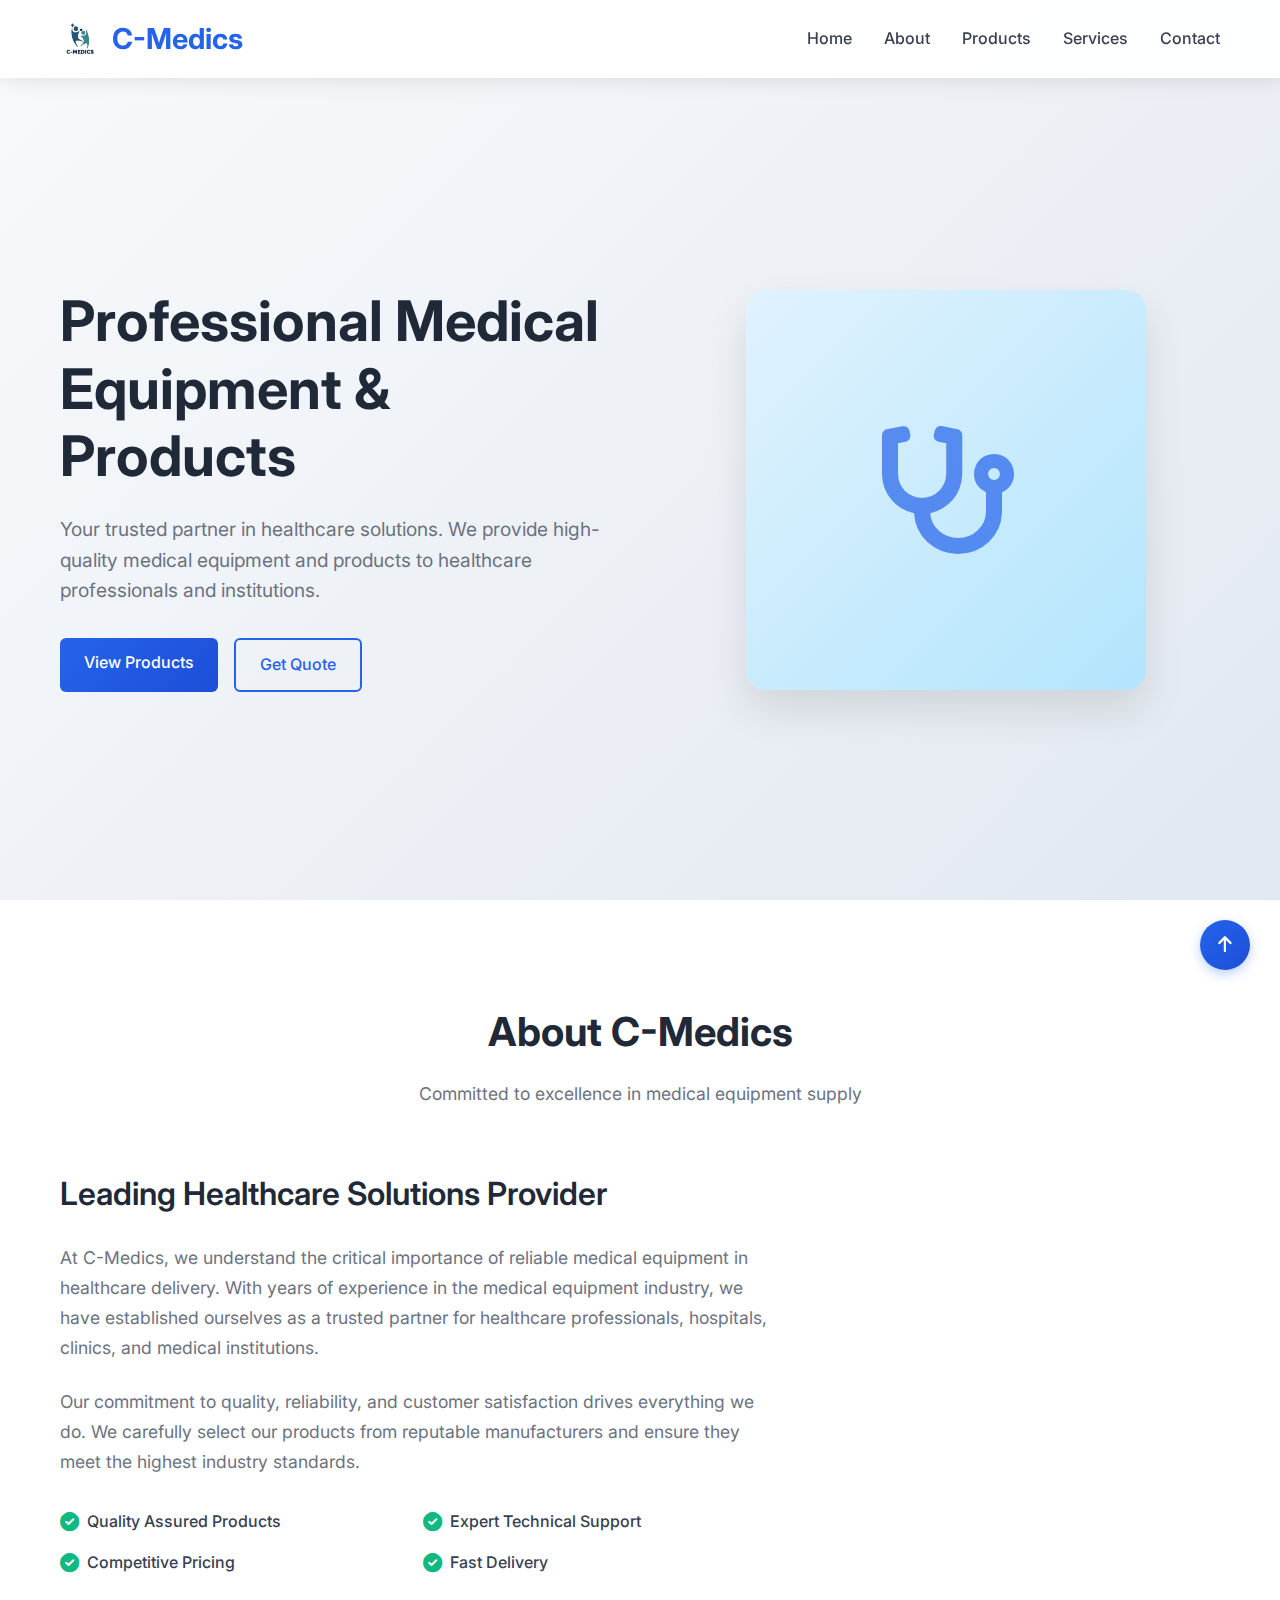
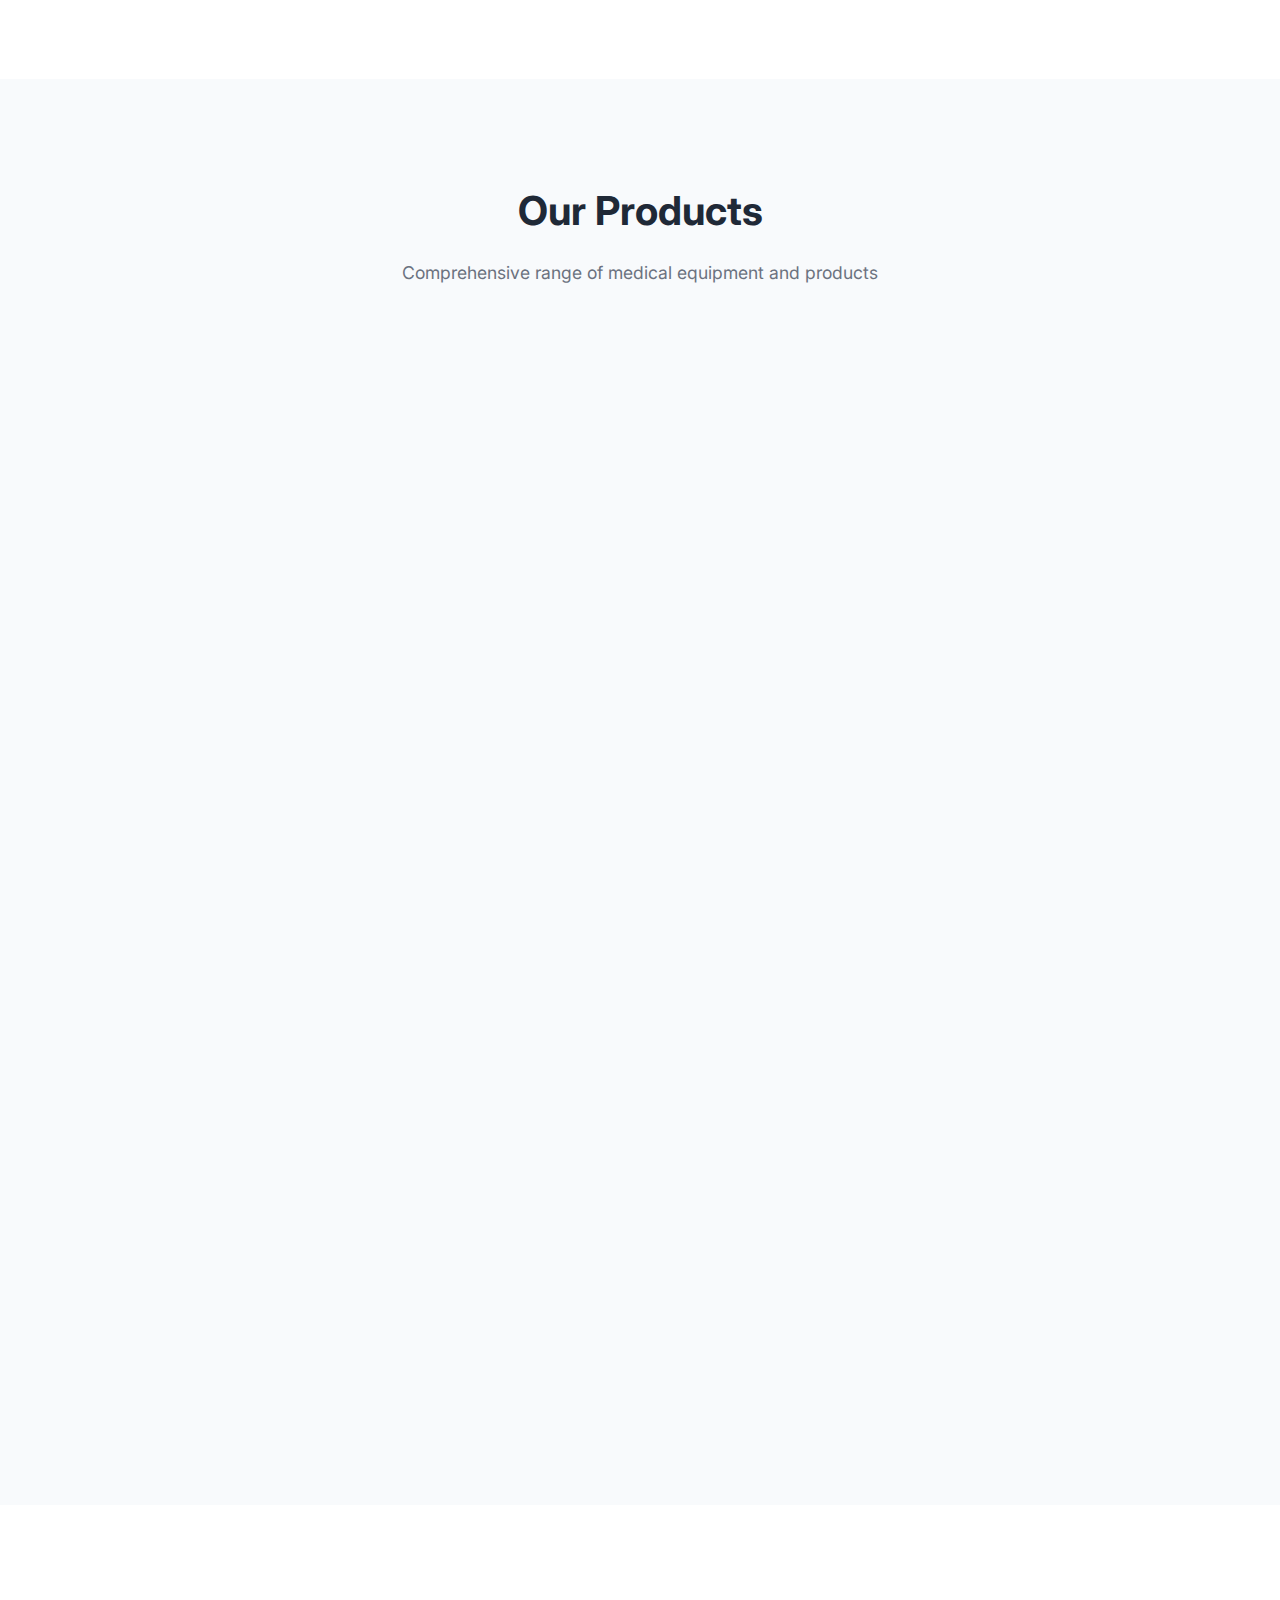
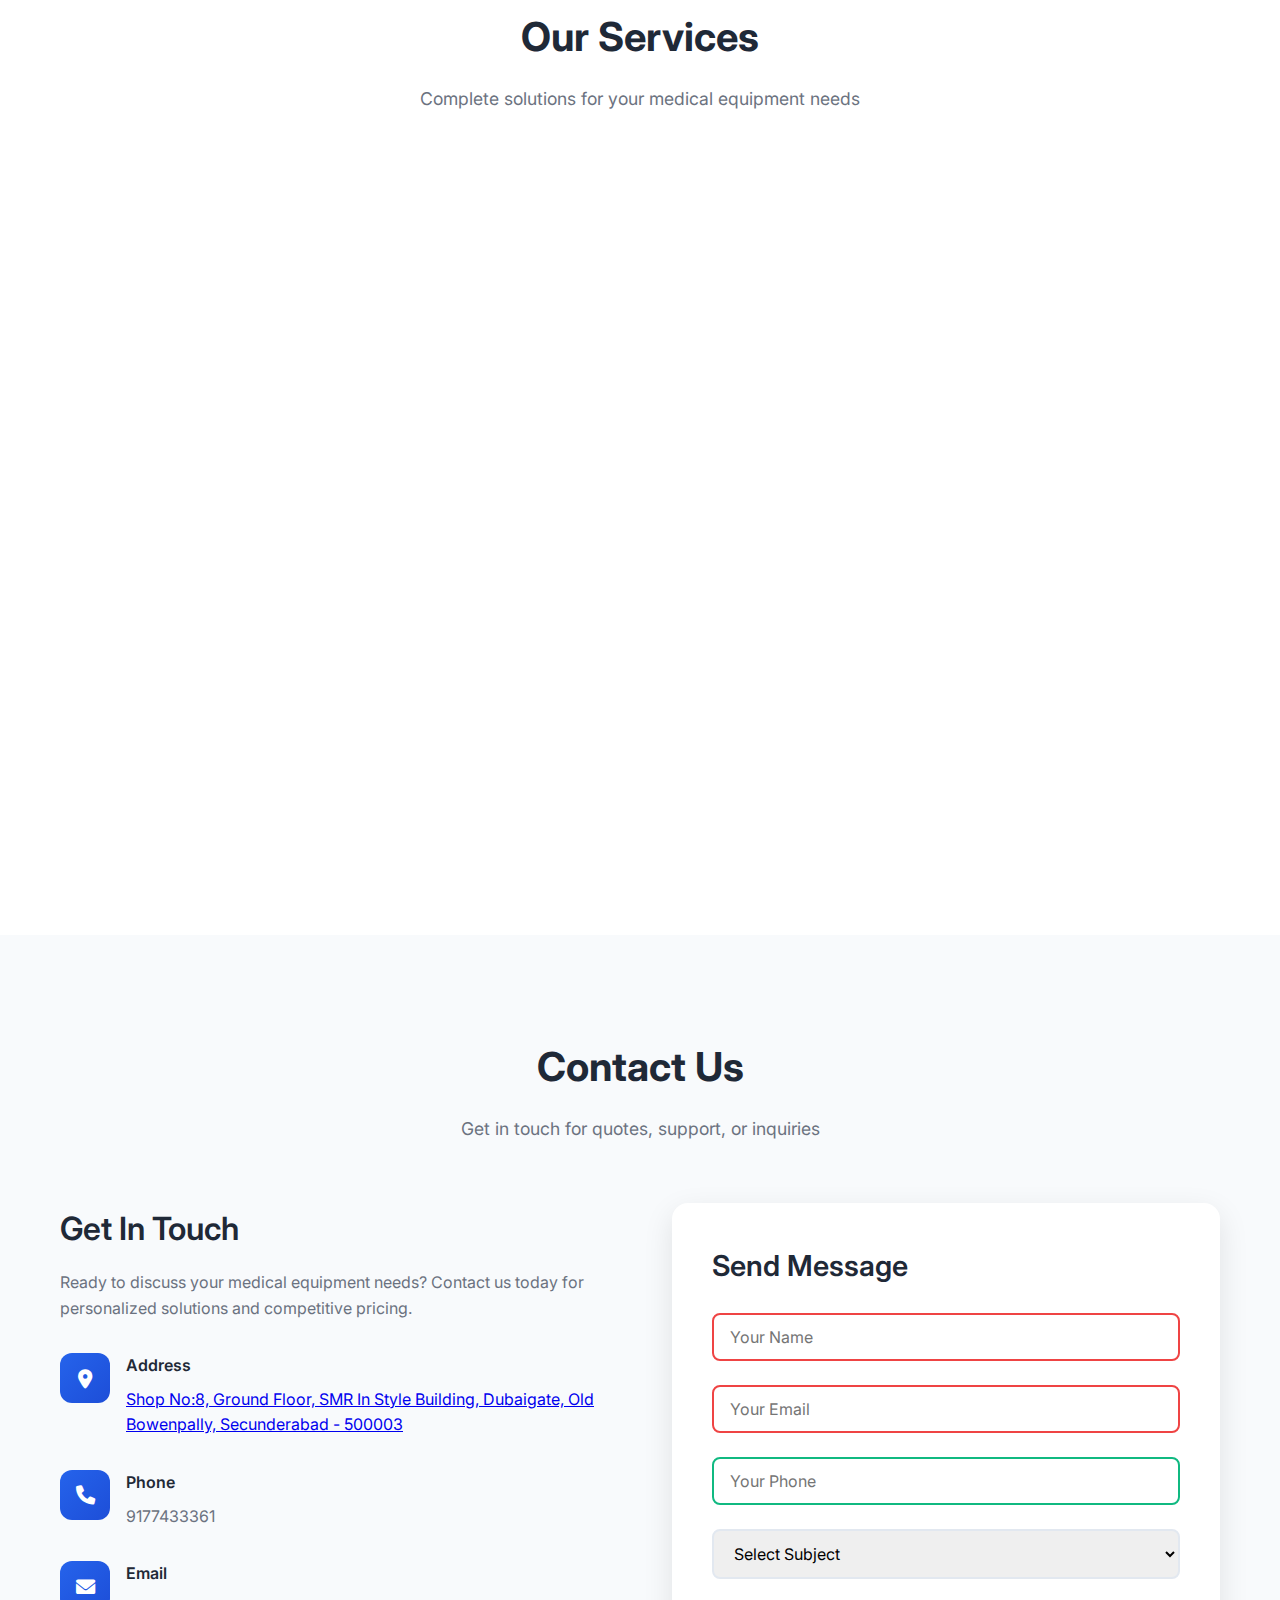
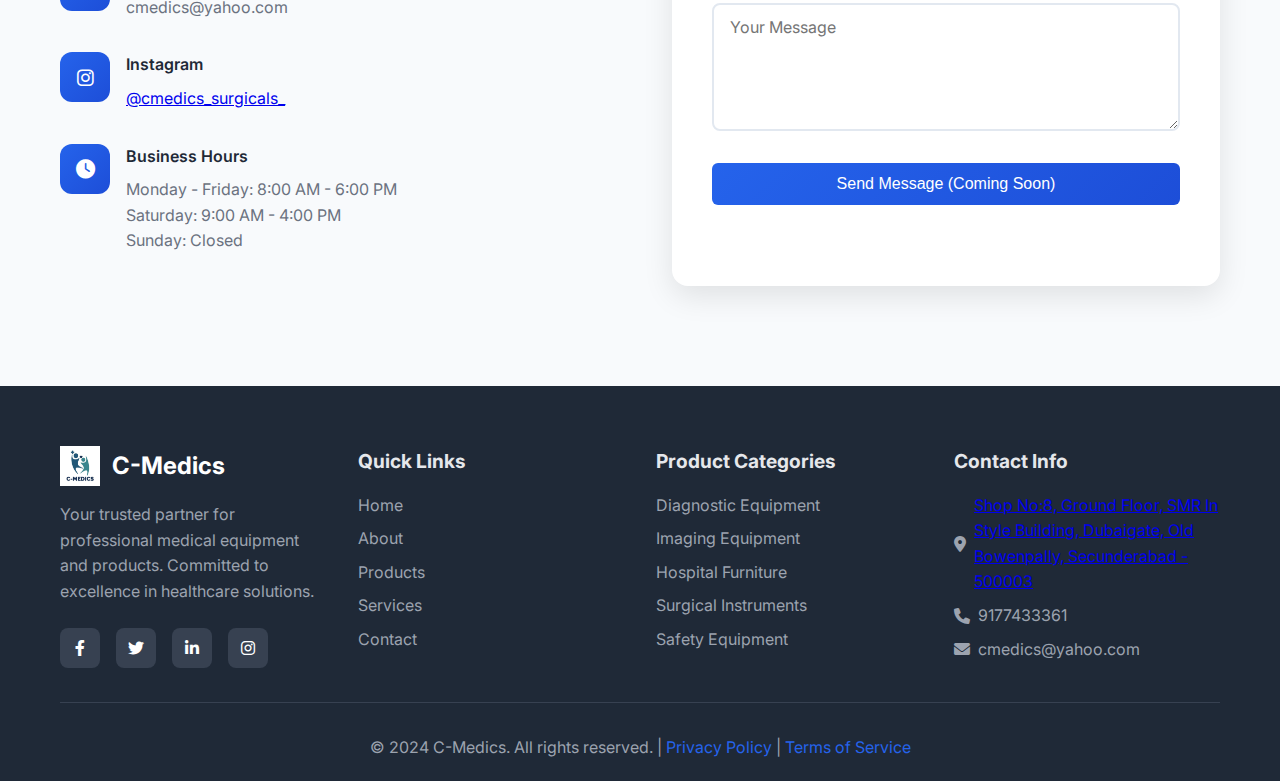
<file: index.html>
<!DOCTYPE html>
<html lang="en">
<head>
    <meta charset="UTF-8">
    <meta name="viewport" content="width=device-width, initial-scale=1.0">
    <meta name="description" content="C-Medics - Your trusted partner for medical equipment and products">
    <title>C-Medics - Medical Equipment & Surgical Products</title>
    <link rel="icon" type="image/jpeg" href="logo.jpg">
    <link rel="stylesheet" href="css/styles.css">
    <link rel="preconnect" href="https://fonts.googleapis.com">
    <link rel="preconnect" href="https://fonts.gstatic.com" crossorigin>
    <link href="https://fonts.googleapis.com/css2?family=Inter:wght@300;400;500;600;700&display=swap" rel="stylesheet">
    <link rel="stylesheet" href="https://cdnjs.cloudflare.com/ajax/libs/font-awesome/6.0.0/css/all.min.css">
</head>
<body>
    <!-- Header -->
    <header class="header">
        <nav class="navbar">
            <div class="nav-container">
                <div class="nav-logo">
                    <img src="logo.jpg" alt="C-Medics Logo" class="logo-image">
                    <h2>C-Medics</h2>
                </div>
                <ul class="nav-menu">
                    <li class="nav-item">
                        <a href="#home" class="nav-link">Home</a>
                    </li>
                    <li class="nav-item">
                        <a href="#about" class="nav-link">About</a>
                    </li>
                    <li class="nav-item">
                        <a href="#products" class="nav-link">Products</a>
                    </li>
                    <li class="nav-item">
                        <a href="#services" class="nav-link">Services</a>
                    </li>
                    <li class="nav-item">
                        <a href="#contact" class="nav-link">Contact</a>
                    </li>
                </ul>
                <div class="hamburger">
                    <span class="bar"></span>
                    <span class="bar"></span>
                    <span class="bar"></span>
                </div>
            </div>
        </nav>
    </header>

    <!-- Hero Section -->
    <section id="home" class="hero">
        <div class="hero-container">
            <div class="hero-content">
                <h1 class="hero-title">Professional Medical Equipment & Products</h1>
                <p class="hero-subtitle">Your trusted partner in healthcare solutions. We provide high-quality medical equipment and products to healthcare professionals and institutions.</p>
                <div class="hero-buttons">
                    <a href="#products" class="btn btn-primary">View Products</a>
                    <a href="#contact" class="btn btn-secondary">Get Quote</a>
                </div>
            </div>
            <div class="hero-image">
                <div class="placeholder-image">
                    <i class="fas fa-stethoscope"></i>
                </div>
            </div>
        </div>
    </section>

    <!-- About Section -->
    <section id="about" class="about">
        <div class="container">
            <div class="section-header">
                <h2>About C-Medics</h2>
                <p>Committed to excellence in medical equipment supply</p>
            </div>
            <div class="about-content">
                <div class="about-text">
                    <h3>Leading Healthcare Solutions Provider</h3>
                    <p>At C-Medics, we understand the critical importance of reliable medical equipment in healthcare delivery. With years of experience in the medical equipment industry, we have established ourselves as a trusted partner for healthcare professionals, hospitals, clinics, and medical institutions.</p>
                    <p>Our commitment to quality, reliability, and customer satisfaction drives everything we do. We carefully select our products from reputable manufacturers and ensure they meet the highest industry standards.</p>
                    <div class="features">
                        <div class="feature">
                            <i class="fas fa-check-circle"></i>
                            <span>Quality Assured Products</span>
                        </div>
                        <div class="feature">
                            <i class="fas fa-check-circle"></i>
                            <span>Expert Technical Support</span>
                        </div>
                        <div class="feature">
                            <i class="fas fa-check-circle"></i>
                            <span>Competitive Pricing</span>
                        </div>
                        <div class="feature">
                            <i class="fas fa-check-circle"></i>
                            <span>Fast Delivery</span>
                        </div>
                    </div>
                </div>
                <div class="about-stats">
                    <div class="stat">
                        <h3>500+</h3>
                        <p>Products Available</p>
                    </div>
                    <div class="stat">
                        <h3>1000+</h3>
                        <p>Satisfied Customers</p>
                    </div>
                    <div class="stat">
                        <h3>24/7</h3>
                        <p>Support Available</p>
                    </div>
                    <div class="stat">
                        <h3>99%</h3>
                        <p>Customer Satisfaction</p>
                    </div>
                </div>
            </div>
        </div>
    </section>

    <!-- Products Section -->
    <section id="products" class="products">
        <div class="container">
            <div class="section-header">
                <h2>Our Products</h2>
                <p>Comprehensive range of medical equipment and products</p>
            </div>
            <div class="product-categories">
                <div class="category">
                    <div class="category-icon">
                        <i class="fas fa-heartbeat"></i>
                    </div>
                    <h3>Diagnostic Equipment</h3>
                    <p>Advanced diagnostic tools including stethoscopes, blood pressure monitors, thermometers, and pulse oximeters.</p>
                    <ul>
                        <li>Digital Stethoscopes</li>
                        <li>Blood Pressure Monitors</li>
                        <li>Pulse Oximeters</li>
                        <li>Digital Thermometers</li>
                    </ul>
                </div>
                <div class="category">
                    <div class="category-icon">
                        <i class="fas fa-x-ray"></i>
                    </div>
                    <h3>Imaging Equipment</h3>
                    <p>State-of-the-art imaging solutions for accurate diagnosis and treatment planning.</p>
                    <ul>
                        <li>Ultrasound Machines</li>
                        <li>X-Ray Equipment</li>
                        <li>MRI Accessories</li>
                        <li>CT Scan Components</li>
                    </ul>
                </div>
                <div class="category">
                    <div class="category-icon">
                        <i class="fas fa-bed"></i>
                    </div>
                    <h3>Hospital Furniture</h3>
                    <p>Comfortable and functional furniture designed for healthcare environments.</p>
                    <ul>
                        <li>Hospital Beds</li>
                        <li>Examination Tables</li>
                        <li>Medical Chairs</li>
                        <li>Surgical Stools</li>
                    </ul>
                </div>
                <div class="category">
                    <div class="category-icon">
                        <i class="fas fa-syringe"></i>
                    </div>
                    <h3>Surgical Instruments</h3>
                    <p>Precision surgical instruments for various medical procedures and operations.</p>
                    <ul>
                        <li>Surgical Scissors</li>
                        <li>Forceps & Clamps</li>
                        <li>Scalpels & Blades</li>
                        <li>Suture Materials</li>
                    </ul>
                </div>
                <div class="category">
                    <div class="category-icon">
                        <i class="fas fa-shield-alt"></i>
                    </div>
                    <h3>Safety Equipment</h3>
                    <p>Personal protective equipment and safety gear for healthcare professionals.</p>
                    <ul>
                        <li>Surgical Masks</li>
                        <li>Gloves & Gowns</li>
                        <li>Face Shields</li>
                        <li>Sanitizing Products</li>
                    </ul>
                </div>
                <div class="category">
                    <div class="category-icon">
                        <i class="fas fa-ambulance"></i>
                    </div>
                    <h3>Emergency Equipment</h3>
                    <p>Critical equipment for emergency medical situations and first aid.</p>
                    <ul>
                        <li>Defibrillators</li>
                        <li>Emergency Kits</li>
                        <li>Oxygen Equipment</li>
                        <li>Stretchers</li>
                    </ul>
                </div>
            </div>
        </div>
    </section>

    <!-- Services Section -->
    <section id="services" class="services">
        <div class="container">
            <div class="section-header">
                <h2>Our Services</h2>
                <p>Complete solutions for your medical equipment needs</p>
            </div>
            <div class="services-grid">
                <div class="service">
                    <div class="service-icon">
                        <i class="fas fa-shipping-fast"></i>
                    </div>
                    <h3>Fast Delivery</h3>
                    <p>Quick and reliable delivery of medical equipment to your location with proper handling and care.</p>
                </div>
                <div class="service">
                    <div class="service-icon">
                        <i class="fas fa-tools"></i>
                    </div>
                    <h3>Installation & Setup</h3>
                    <p>Professional installation and setup services for complex medical equipment by certified technicians.</p>
                </div>
                <div class="service">
                    <div class="service-icon">
                        <i class="fas fa-wrench"></i>
                    </div>
                    <h3>Maintenance & Repair</h3>
                    <p>Comprehensive maintenance and repair services to keep your equipment running at optimal performance.</p>
                </div>
                <div class="service">
                    <div class="service-icon">
                        <i class="fas fa-graduation-cap"></i>
                    </div>
                    <h3>Training & Support</h3>
                    <p>Training programs and ongoing technical support to help your staff use equipment effectively.</p>
                </div>
                <div class="service">
                    <div class="service-icon">
                        <i class="fas fa-certificate"></i>
                    </div>
                    <h3>Quality Assurance</h3>
                    <p>Rigorous quality checks and certifications to ensure all equipment meets industry standards.</p>
                </div>
                <div class="service">
                    <div class="service-icon">
                        <i class="fas fa-handshake"></i>
                    </div>
                    <h3>Consultation</h3>
                    <p>Expert consultation to help you choose the right equipment for your specific healthcare needs.</p>
                </div>
            </div>
        </div>
    </section>

    <!-- Contact Section -->
    <section id="contact" class="contact">
        <div class="container">
            <div class="section-header">
                <h2>Contact Us</h2>
                <p>Get in touch for quotes, support, or inquiries</p>
            </div>
            <div class="contact-content">
                <div class="contact-info">
                    <h3>Get In Touch</h3>
                    <p>Ready to discuss your medical equipment needs? Contact us today for personalized solutions and competitive pricing.</p>
                    
                    <div class="contact-item">
                        <div class="contact-icon">
                            <i class="fas fa-map-marker-alt"></i>
                        </div>
                        <div class="contact-details">
                            <h4>Address</h4>
                            <p><a href="https://maps.app.goo.gl/Wx6qBQUqDUd9JodV6" target="_blank" rel="noopener noreferrer">Shop No:8, Ground Floor, SMR In Style Building, Dubaigate, Old Bowenpally, Secunderabad - 500003</a></p>
                        </div>
                    </div>
                    
                    <div class="contact-item">
                        <div class="contact-icon">
                            <i class="fas fa-phone"></i>
                        </div>
                        <div class="contact-details">
                            <h4>Phone</h4>
                            <p>9177433361</p>
                        </div>
                    </div>
                    
                    <div class="contact-item">
                        <div class="contact-icon">
                            <i class="fas fa-envelope"></i>
                        </div>
                        <div class="contact-details">
                            <h4>Email</h4>
                            <p>cmedics@yahoo.com</p>
                        </div>
                    </div>
                    
                    <div class="contact-item">
                        <div class="contact-icon">
                            <i class="fab fa-instagram"></i>
                        </div>
                        <div class="contact-details">
                            <h4>Instagram</h4>
                            <p><a href="https://www.instagram.com/cmedics_surgicals_" target="_blank" rel="noopener noreferrer">@cmedics_surgicals_</a></p>
                        </div>
                    </div>
                    
                    <div class="contact-item">
                        <div class="contact-icon">
                            <i class="fas fa-clock"></i>
                        </div>
                        <div class="contact-details">
                            <h4>Business Hours</h4>
                            <p>Monday - Friday: 8:00 AM - 6:00 PM<br>
                               Saturday: 9:00 AM - 4:00 PM<br>
                               Sunday: Closed</p>
                        </div>
                    </div>
                </div>
                
                <div class="contact-form">
                    <h3>Send Message</h3>
                    <form id="contactForm">
                        <div class="form-group">
                            <input type="text" id="name" name="name" placeholder="Your Name" required>
                        </div>
                        <div class="form-group">
                            <input type="email" id="email" name="email" placeholder="Your Email" required>
                        </div>
                        <div class="form-group">
                            <input type="tel" id="phone" name="phone" placeholder="Your Phone">
                        </div>
                        <div class="form-group">
                            <select id="subject" name="subject" required>
                                <option value="">Select Subject</option>
                                <option value="quote">Request Quote</option>
                                <option value="support">Technical Support</option>
                                <option value="product">Product Inquiry</option>
                                <option value="general">General Question</option>
                            </select>
                        </div>
                        <div class="form-group">
                            <textarea id="message" name="message" placeholder="Your Message" rows="5" required></textarea>
                        </div>
                        <button type="submit" class="btn btn-primary btn-full" disabled>Send Message (Coming Soon)</button>
                    </form>
                </div>
            </div>
        </div>
    </section>

    <!-- Footer -->
    <footer class="footer">
        <div class="container">
            <div class="footer-content">
                <div class="footer-section">
                    <div class="footer-logo">
                        <img src="logo.jpg" alt="C-Medics Logo" class="footer-logo-image">
                        <h3>C-Medics</h3>
                    </div>
                    <p>Your trusted partner for professional medical equipment and products. Committed to excellence in healthcare solutions.</p>
                    <div class="social-links">
                        <a href="#" aria-label="Facebook"><i class="fab fa-facebook-f"></i></a>
                        <a href="#" aria-label="Twitter"><i class="fab fa-twitter"></i></a>
                        <a href="#" aria-label="LinkedIn"><i class="fab fa-linkedin-in"></i></a>
                        <a href="https://www.instagram.com/cmedics_surgicals_" target="_blank" rel="noopener noreferrer" aria-label="Instagram"><i class="fab fa-instagram"></i></a>
                    </div>
                </div>
                <div class="footer-section">
                    <h4>Quick Links</h4>
                    <ul>
                        <li><a href="#home">Home</a></li>
                        <li><a href="#about">About</a></li>
                        <li><a href="#products">Products</a></li>
                        <li><a href="#services">Services</a></li>
                        <li><a href="#contact">Contact</a></li>
                    </ul>
                </div>
                <div class="footer-section">
                    <h4>Product Categories</h4>
                    <ul>
                        <li><a href="#products">Diagnostic Equipment</a></li>
                        <li><a href="#products">Imaging Equipment</a></li>
                        <li><a href="#products">Hospital Furniture</a></li>
                        <li><a href="#products">Surgical Instruments</a></li>
                        <li><a href="#products">Safety Equipment</a></li>
                    </ul>
                </div>
                <div class="footer-section">
                    <h4>Contact Info</h4>
                    <div class="footer-contact">
                        <p><i class="fas fa-map-marker-alt"></i> <a href="https://maps.app.goo.gl/Wx6qBQUqDUd9JodV6" target="_blank" rel="noopener noreferrer">Shop No:8, Ground Floor, SMR In Style Building, Dubaigate, Old Bowenpally, Secunderabad - 500003</a></p>
                        <p><i class="fas fa-phone"></i> 9177433361</p>
                        <p><i class="fas fa-envelope"></i> cmedics@yahoo.com</p>
                    </div>
                </div>
            </div>
            <div class="footer-bottom">
                <p>&copy; 2024 C-Medics. All rights reserved. | <a href="privacy.html">Privacy Policy</a> | <a href="terms.html">Terms of Service</a></p>
            </div>
        </div>
    </footer>

    <script src="js/script.js"></script>
</body>
</html>
</file>
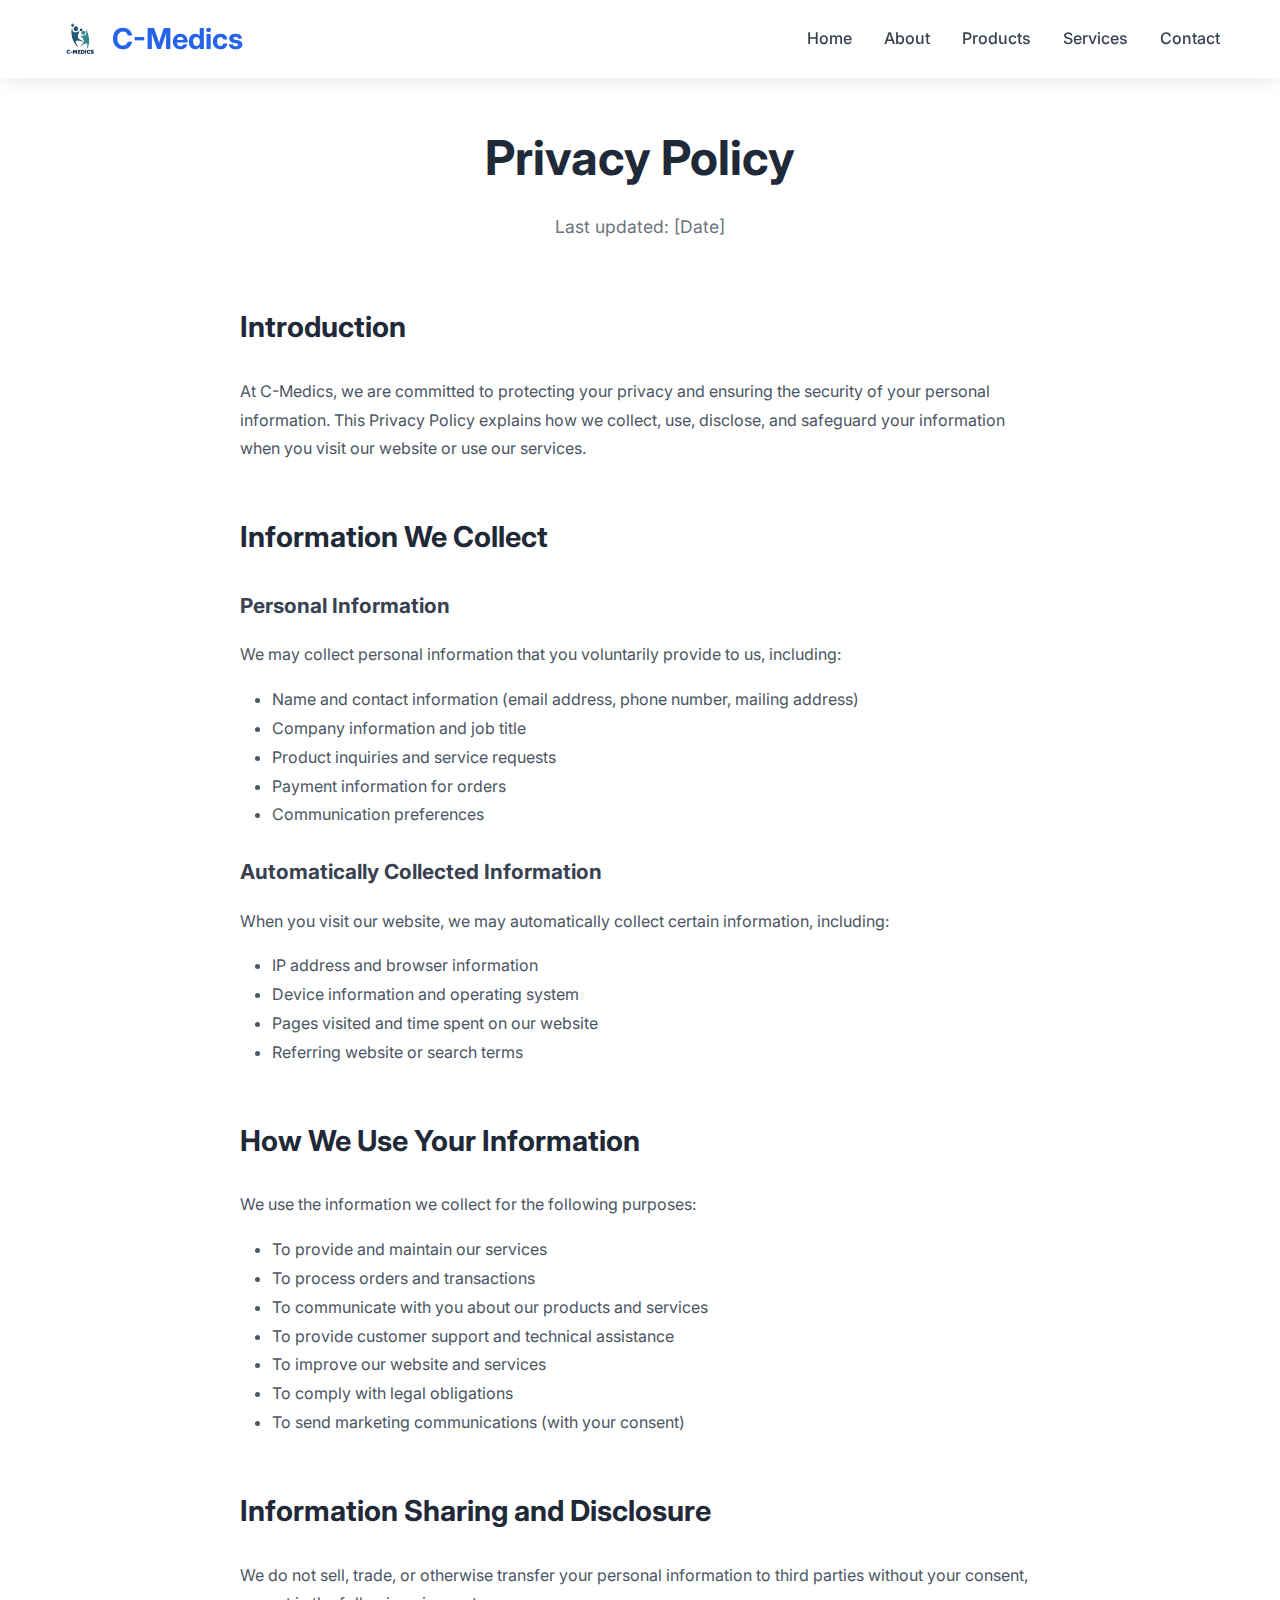
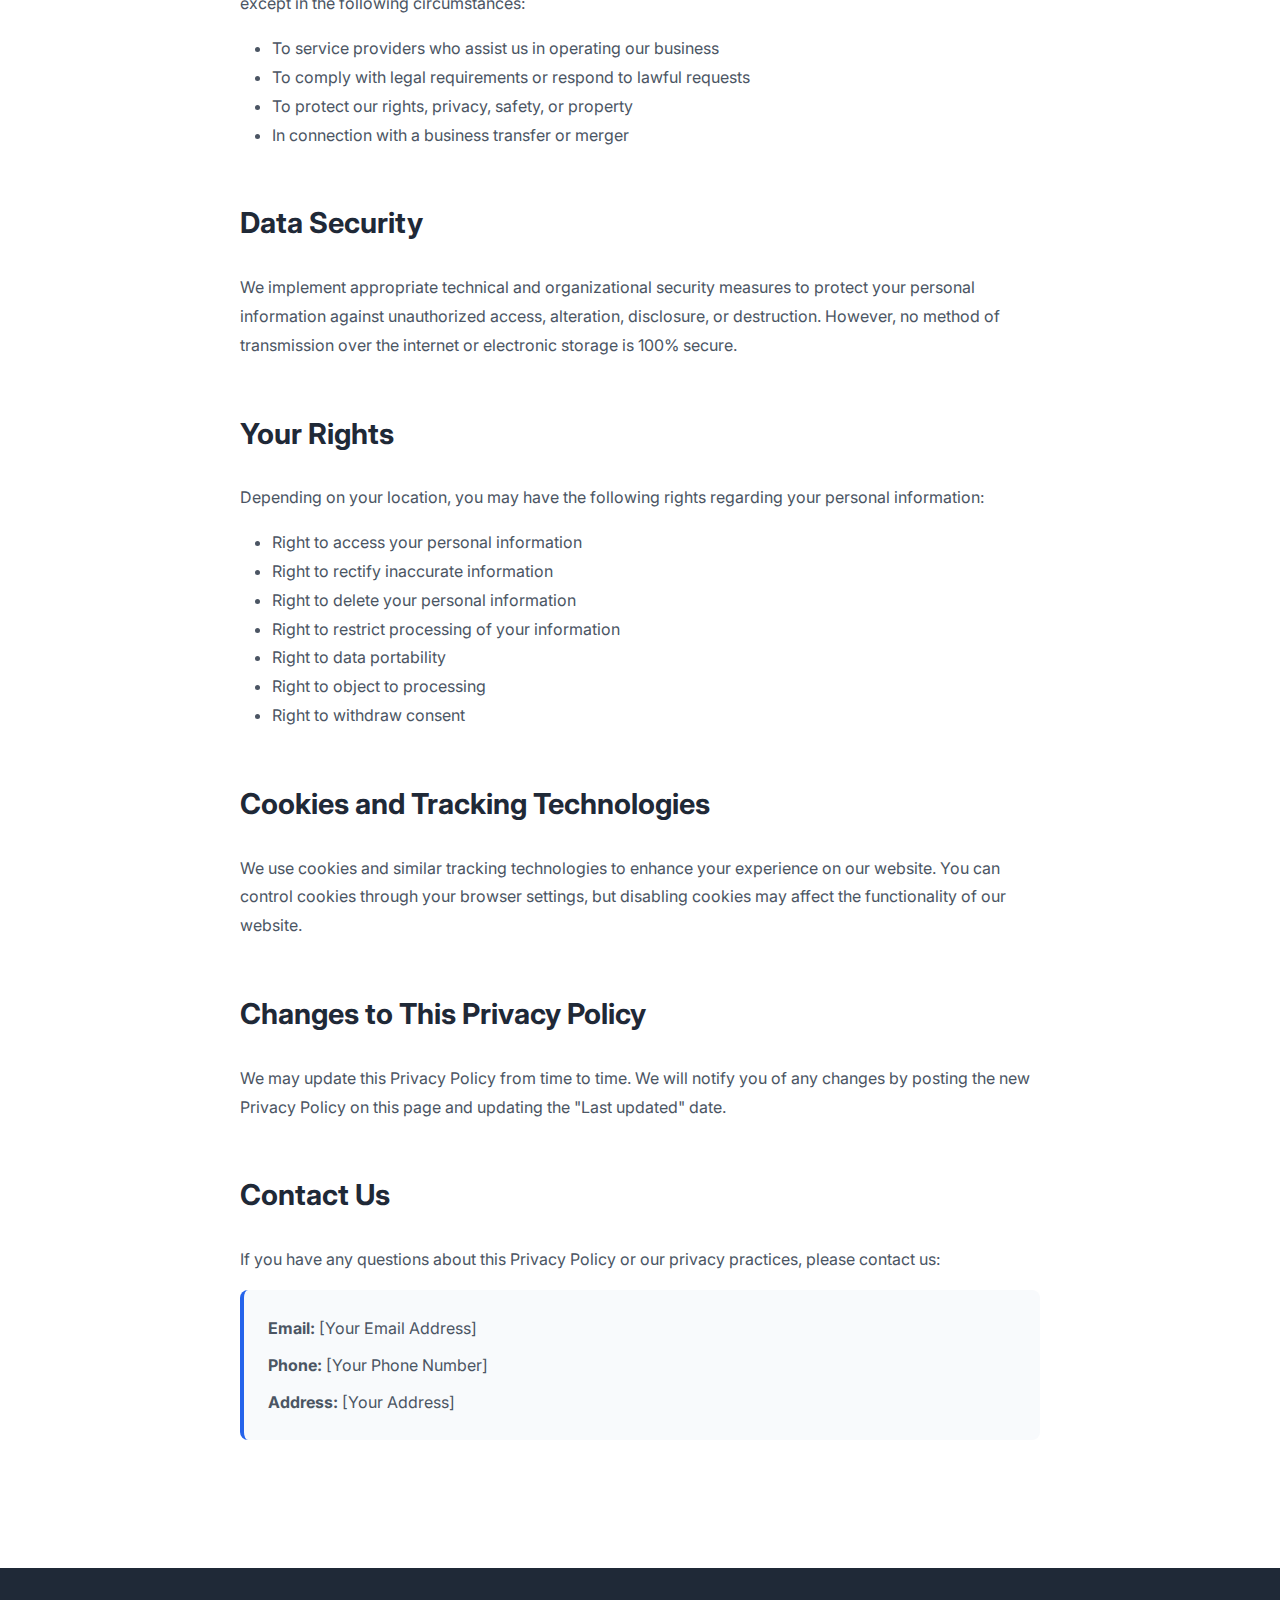
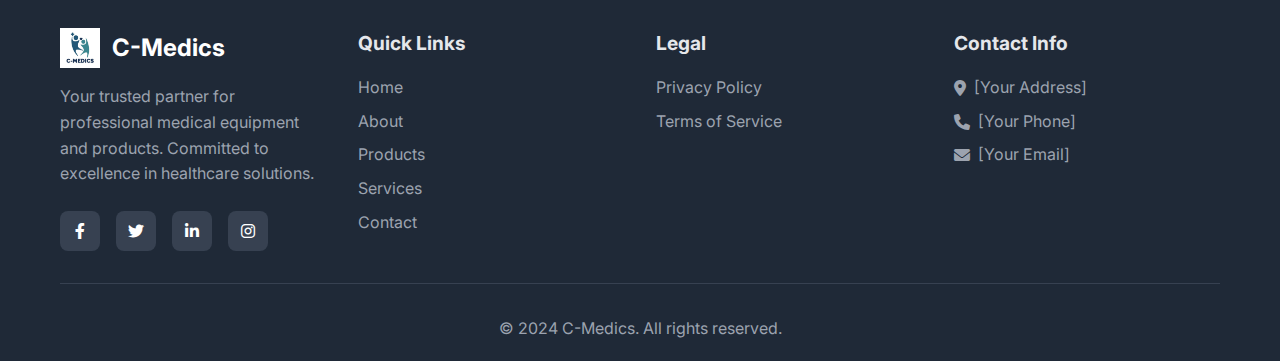
<file: privacy.html>
<!DOCTYPE html>
<html lang="en">
<head>
    <meta charset="UTF-8">
    <meta name="viewport" content="width=device-width, initial-scale=1.0">
    <meta name="description" content="Privacy Policy - C-Medics Medical Equipment & Products">
    <title>Privacy Policy - C-Medics</title>
    <link rel="icon" type="image/jpeg" href="logo.jpg">
    <link rel="stylesheet" href="css/styles.css">
    <link rel="preconnect" href="https://fonts.googleapis.com">
    <link rel="preconnect" href="https://fonts.gstatic.com" crossorigin>
    <link href="https://fonts.googleapis.com/css2?family=Inter:wght@300;400;500;600;700&display=swap" rel="stylesheet">
    <link rel="stylesheet" href="https://cdnjs.cloudflare.com/ajax/libs/font-awesome/6.0.0/css/all.min.css">
</head>
<body>
    <!-- Header -->
    <header class="header">
        <nav class="navbar">
            <div class="nav-container">
                <div class="nav-logo">
                    <a href="index.html">
                        <img src="logo.jpg" alt="C-Medics Logo" class="logo-image">
                        <h2>C-Medics</h2>
                    </a>
                </div>
                <ul class="nav-menu">
                    <li class="nav-item">
                        <a href="index.html#home" class="nav-link">Home</a>
                    </li>
                    <li class="nav-item">
                        <a href="index.html#about" class="nav-link">About</a>
                    </li>
                    <li class="nav-item">
                        <a href="index.html#products" class="nav-link">Products</a>
                    </li>
                    <li class="nav-item">
                        <a href="index.html#services" class="nav-link">Services</a>
                    </li>
                    <li class="nav-item">
                        <a href="index.html#contact" class="nav-link">Contact</a>
                    </li>
                </ul>
                <div class="hamburger">
                    <span class="bar"></span>
                    <span class="bar"></span>
                    <span class="bar"></span>
                </div>
            </div>
        </nav>
    </header>

    <!-- Privacy Policy Content -->
    <section class="privacy-policy" style="padding: 120px 0 80px;">
        <div class="container">
            <div class="policy-header" style="text-align: center; margin-bottom: 60px;">
                <h1 style="font-size: 3rem; color: #1f2937; margin-bottom: 1rem;">Privacy Policy</h1>
                <p style="font-size: 1.1rem; color: #6b7280;">Last updated: [Date]</p>
            </div>

            <div class="policy-content" style="max-width: 800px; margin: 0 auto; line-height: 1.8;">
                <section style="margin-bottom: 3rem;">
                    <h2 style="color: #1f2937; margin-bottom: 1.5rem; font-size: 1.8rem;">Introduction</h2>
                    <p style="color: #4b5563; margin-bottom: 1rem;">
                        At C-Medics, we are committed to protecting your privacy and ensuring the security of your personal information. This Privacy Policy explains how we collect, use, disclose, and safeguard your information when you visit our website or use our services.
                    </p>
                </section>

                <section style="margin-bottom: 3rem;">
                    <h2 style="color: #1f2937; margin-bottom: 1.5rem; font-size: 1.8rem;">Information We Collect</h2>
                    <h3 style="color: #374151; margin-bottom: 1rem; font-size: 1.3rem;">Personal Information</h3>
                    <p style="color: #4b5563; margin-bottom: 1rem;">
                        We may collect personal information that you voluntarily provide to us, including:
                    </p>
                    <ul style="color: #4b5563; margin-bottom: 1.5rem; padding-left: 2rem;">
                        <li>Name and contact information (email address, phone number, mailing address)</li>
                        <li>Company information and job title</li>
                        <li>Product inquiries and service requests</li>
                        <li>Payment information for orders</li>
                        <li>Communication preferences</li>
                    </ul>

                    <h3 style="color: #374151; margin-bottom: 1rem; font-size: 1.3rem;">Automatically Collected Information</h3>
                    <p style="color: #4b5563; margin-bottom: 1rem;">
                        When you visit our website, we may automatically collect certain information, including:
                    </p>
                    <ul style="color: #4b5563; margin-bottom: 1rem; padding-left: 2rem;">
                        <li>IP address and browser information</li>
                        <li>Device information and operating system</li>
                        <li>Pages visited and time spent on our website</li>
                        <li>Referring website or search terms</li>
                    </ul>
                </section>

                <section style="margin-bottom: 3rem;">
                    <h2 style="color: #1f2937; margin-bottom: 1.5rem; font-size: 1.8rem;">How We Use Your Information</h2>
                    <p style="color: #4b5563; margin-bottom: 1rem;">
                        We use the information we collect for the following purposes:
                    </p>
                    <ul style="color: #4b5563; margin-bottom: 1rem; padding-left: 2rem;">
                        <li>To provide and maintain our services</li>
                        <li>To process orders and transactions</li>
                        <li>To communicate with you about our products and services</li>
                        <li>To provide customer support and technical assistance</li>
                        <li>To improve our website and services</li>
                        <li>To comply with legal obligations</li>
                        <li>To send marketing communications (with your consent)</li>
                    </ul>
                </section>

                <section style="margin-bottom: 3rem;">
                    <h2 style="color: #1f2937; margin-bottom: 1.5rem; font-size: 1.8rem;">Information Sharing and Disclosure</h2>
                    <p style="color: #4b5563; margin-bottom: 1rem;">
                        We do not sell, trade, or otherwise transfer your personal information to third parties without your consent, except in the following circumstances:
                    </p>
                    <ul style="color: #4b5563; margin-bottom: 1rem; padding-left: 2rem;">
                        <li>To service providers who assist us in operating our business</li>
                        <li>To comply with legal requirements or respond to lawful requests</li>
                        <li>To protect our rights, privacy, safety, or property</li>
                        <li>In connection with a business transfer or merger</li>
                    </ul>
                </section>

                <section style="margin-bottom: 3rem;">
                    <h2 style="color: #1f2937; margin-bottom: 1.5rem; font-size: 1.8rem;">Data Security</h2>
                    <p style="color: #4b5563; margin-bottom: 1rem;">
                        We implement appropriate technical and organizational security measures to protect your personal information against unauthorized access, alteration, disclosure, or destruction. However, no method of transmission over the internet or electronic storage is 100% secure.
                    </p>
                </section>

                <section style="margin-bottom: 3rem;">
                    <h2 style="color: #1f2937; margin-bottom: 1.5rem; font-size: 1.8rem;">Your Rights</h2>
                    <p style="color: #4b5563; margin-bottom: 1rem;">
                        Depending on your location, you may have the following rights regarding your personal information:
                    </p>
                    <ul style="color: #4b5563; margin-bottom: 1rem; padding-left: 2rem;">
                        <li>Right to access your personal information</li>
                        <li>Right to rectify inaccurate information</li>
                        <li>Right to delete your personal information</li>
                        <li>Right to restrict processing of your information</li>
                        <li>Right to data portability</li>
                        <li>Right to object to processing</li>
                        <li>Right to withdraw consent</li>
                    </ul>
                </section>

                <section style="margin-bottom: 3rem;">
                    <h2 style="color: #1f2937; margin-bottom: 1.5rem; font-size: 1.8rem;">Cookies and Tracking Technologies</h2>
                    <p style="color: #4b5563; margin-bottom: 1rem;">
                        We use cookies and similar tracking technologies to enhance your experience on our website. You can control cookies through your browser settings, but disabling cookies may affect the functionality of our website.
                    </p>
                </section>

                <section style="margin-bottom: 3rem;">
                    <h2 style="color: #1f2937; margin-bottom: 1.5rem; font-size: 1.8rem;">Changes to This Privacy Policy</h2>
                    <p style="color: #4b5563; margin-bottom: 1rem;">
                        We may update this Privacy Policy from time to time. We will notify you of any changes by posting the new Privacy Policy on this page and updating the "Last updated" date.
                    </p>
                </section>

                <section style="margin-bottom: 3rem;">
                    <h2 style="color: #1f2937; margin-bottom: 1.5rem; font-size: 1.8rem;">Contact Us</h2>
                    <p style="color: #4b5563; margin-bottom: 1rem;">
                        If you have any questions about this Privacy Policy or our privacy practices, please contact us:
                    </p>
                    <div style="background: #f8fafc; padding: 1.5rem; border-radius: 8px; border-left: 4px solid #2563eb;">
                        <p style="color: #4b5563; margin-bottom: 0.5rem;"><strong>Email:</strong> [Your Email Address]</p>
                        <p style="color: #4b5563; margin-bottom: 0.5rem;"><strong>Phone:</strong> [Your Phone Number]</p>
                        <p style="color: #4b5563;"><strong>Address:</strong> [Your Address]</p>
                    </div>
                </section>
            </div>
        </div>
    </section>

    <!-- Footer -->
    <footer class="footer">
        <div class="container">
            <div class="footer-content">
                <div class="footer-section">
                    <div class="footer-logo">
                        <img src="logo.jpg" alt="C-Medics Logo" class="footer-logo-image">
                        <h3>C-Medics</h3>
                    </div>
                    <p>Your trusted partner for professional medical equipment and products. Committed to excellence in healthcare solutions.</p>
                    <div class="social-links">
                        <a href="#" aria-label="Facebook"><i class="fab fa-facebook-f"></i></a>
                        <a href="#" aria-label="Twitter"><i class="fab fa-twitter"></i></a>
                        <a href="#" aria-label="LinkedIn"><i class="fab fa-linkedin-in"></i></a>
                        <a href="#" aria-label="Instagram"><i class="fab fa-instagram"></i></a>
                    </div>
                </div>
                <div class="footer-section">
                    <h4>Quick Links</h4>
                    <ul>
                        <li><a href="index.html#home">Home</a></li>
                        <li><a href="index.html#about">About</a></li>
                        <li><a href="index.html#products">Products</a></li>
                        <li><a href="index.html#services">Services</a></li>
                        <li><a href="index.html#contact">Contact</a></li>
                    </ul>
                </div>
                <div class="footer-section">
                    <h4>Legal</h4>
                    <ul>
                        <li><a href="privacy.html">Privacy Policy</a></li>
                        <li><a href="terms.html">Terms of Service</a></li>
                    </ul>
                </div>
                <div class="footer-section">
                    <h4>Contact Info</h4>
                    <div class="footer-contact">
                        <p><i class="fas fa-map-marker-alt"></i> [Your Address]</p>
                        <p><i class="fas fa-phone"></i> [Your Phone]</p>
                        <p><i class="fas fa-envelope"></i> [Your Email]</p>
                    </div>
                </div>
            </div>
            <div class="footer-bottom">
                <p>&copy; 2024 C-Medics. All rights reserved.</p>
            </div>
        </div>
    </footer>

    <script src="js/script.js"></script>
</body>
</html>
</file>
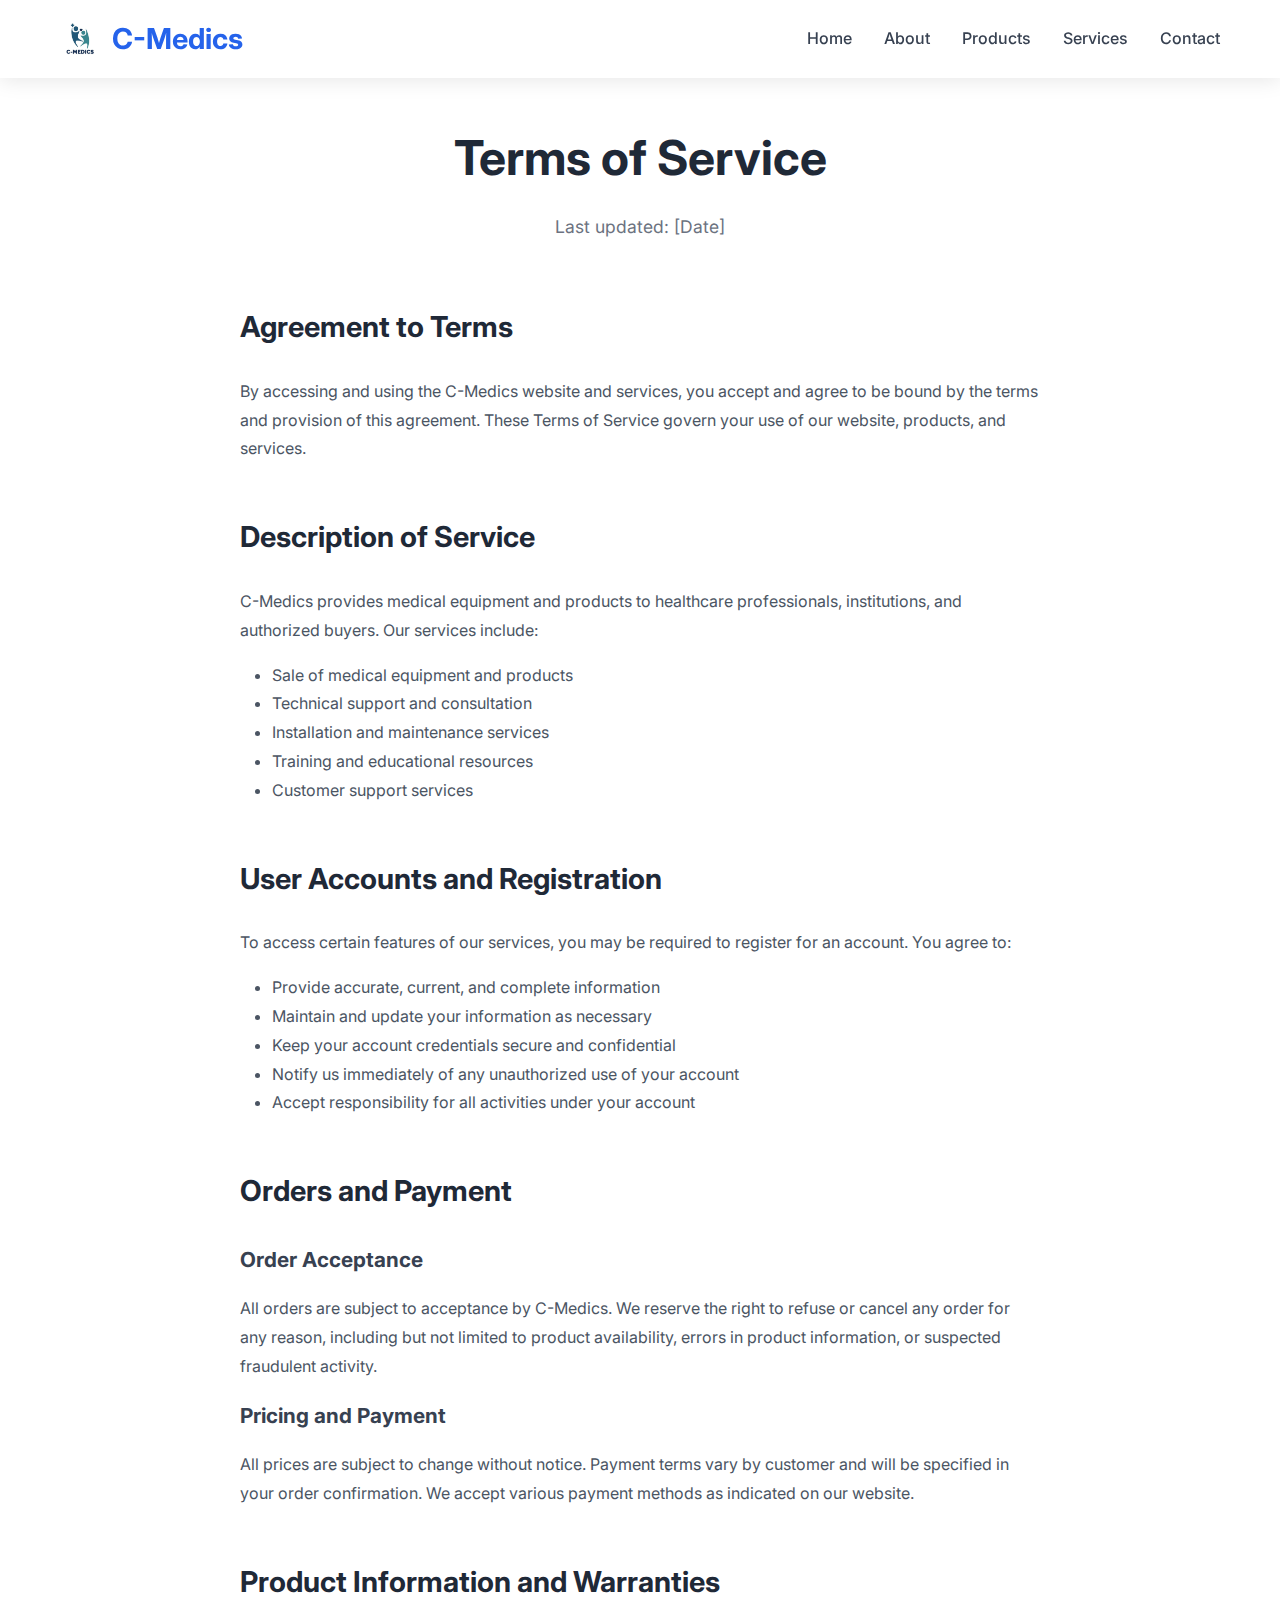
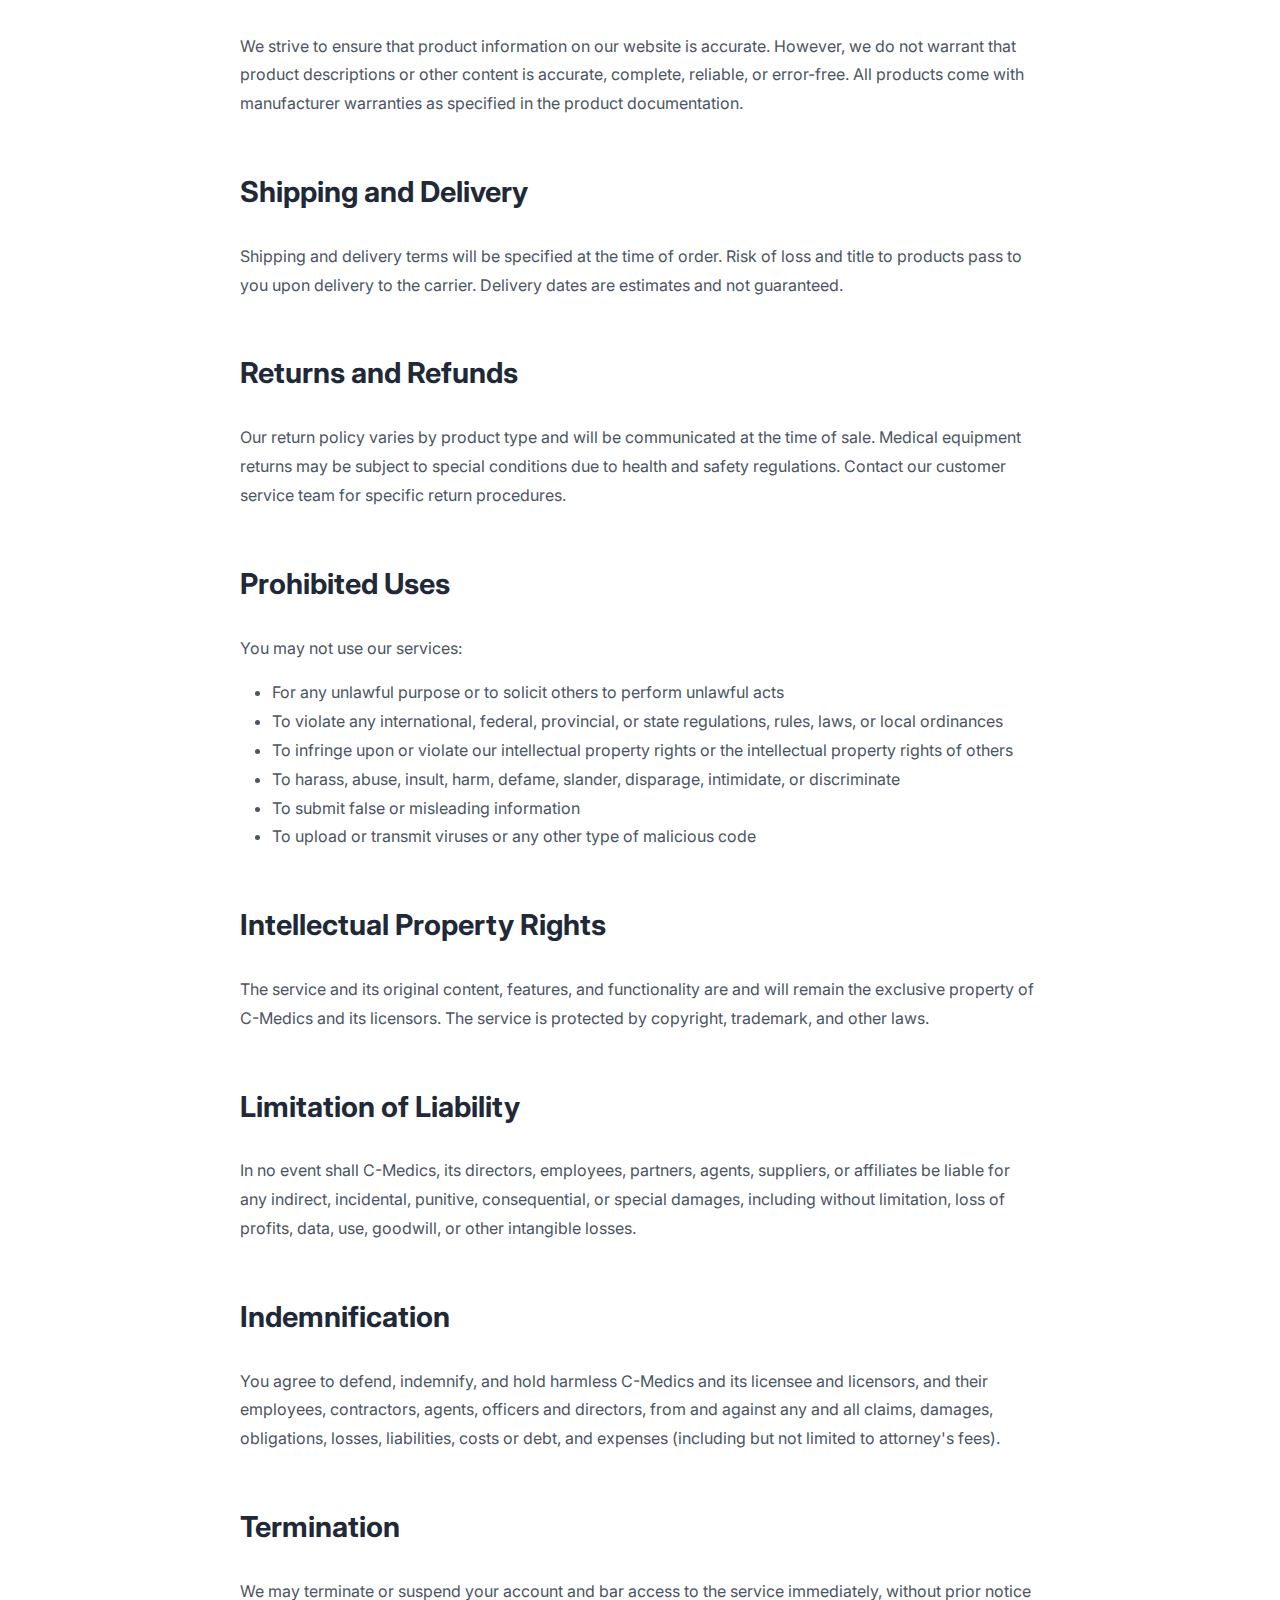
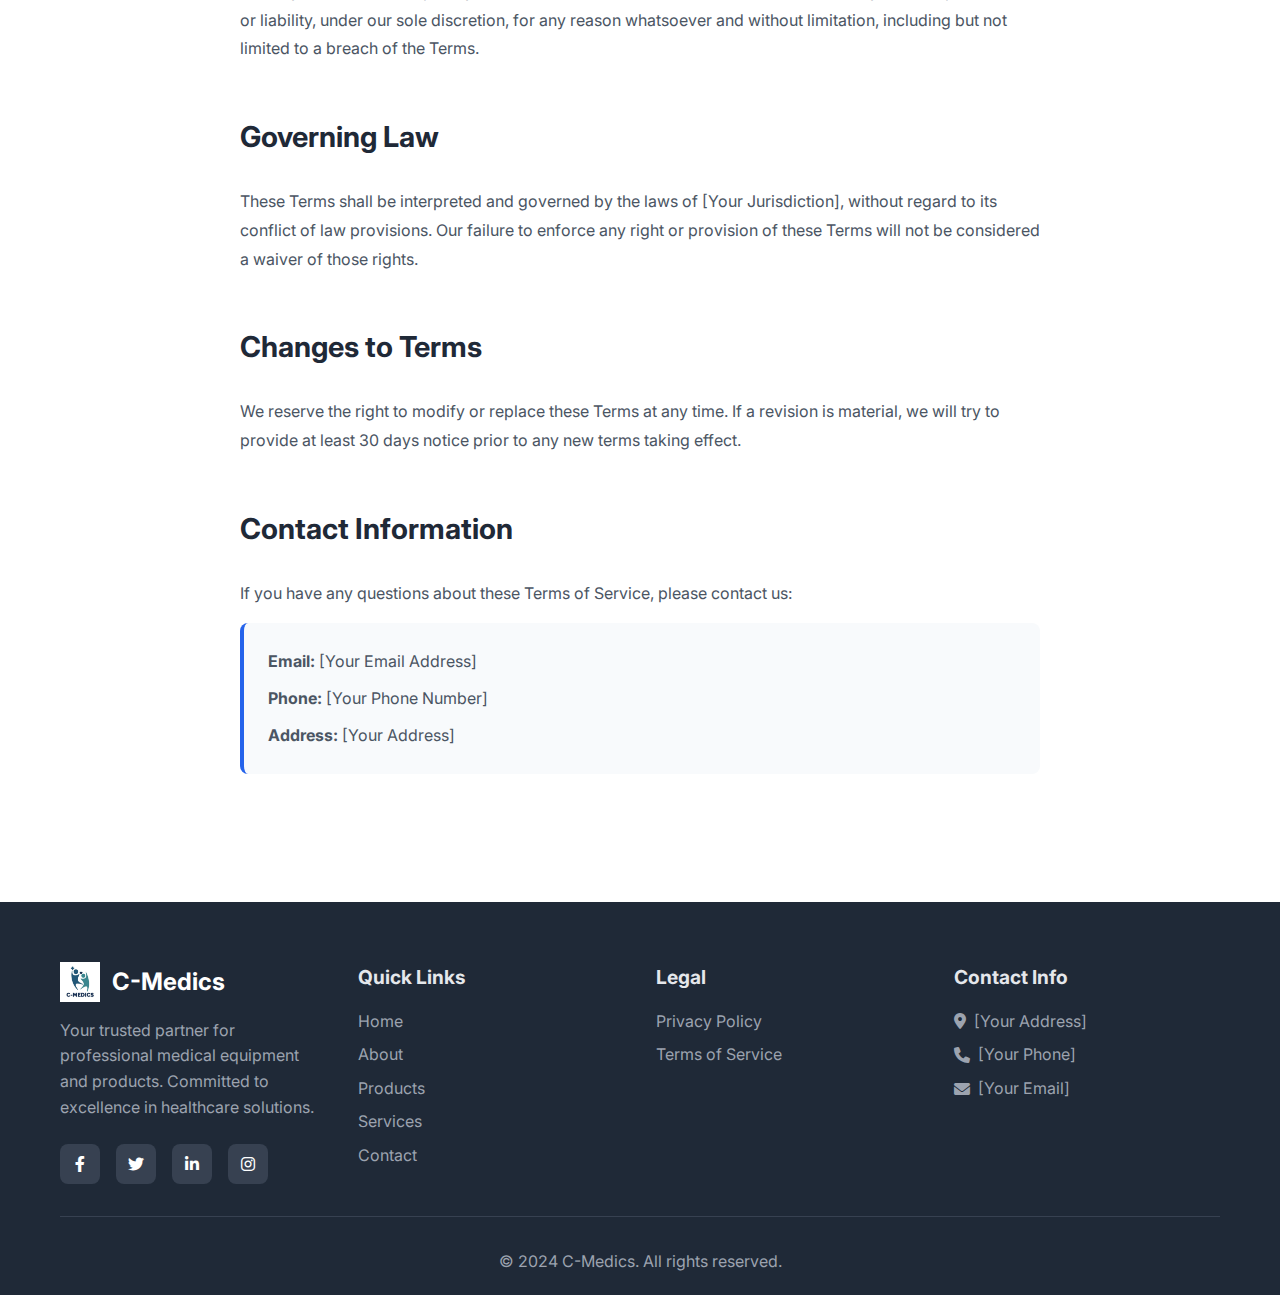
<file: terms.html>
<!DOCTYPE html>
<html lang="en">
<head>
    <meta charset="UTF-8">
    <meta name="viewport" content="width=device-width, initial-scale=1.0">
    <meta name="description" content="Terms of Service - C-Medics Medical Equipment & Products">
    <title>Terms of Service - C-Medics</title>
    <link rel="icon" type="image/jpeg" href="logo.jpg">
    <link rel="stylesheet" href="css/styles.css">
    <link rel="preconnect" href="https://fonts.googleapis.com">
    <link rel="preconnect" href="https://fonts.gstatic.com" crossorigin>
    <link href="https://fonts.googleapis.com/css2?family=Inter:wght@300;400;500;600;700&display=swap" rel="stylesheet">
    <link rel="stylesheet" href="https://cdnjs.cloudflare.com/ajax/libs/font-awesome/6.0.0/css/all.min.css">
</head>
<body>
    <!-- Header -->
    <header class="header">
        <nav class="navbar">
            <div class="nav-container">
                <div class="nav-logo">
                    <a href="index.html">
                        <img src="logo.jpg" alt="C-Medics Logo" class="logo-image">
                        <h2>C-Medics</h2>
                    </a>
                </div>
                <ul class="nav-menu">
                    <li class="nav-item">
                        <a href="index.html#home" class="nav-link">Home</a>
                    </li>
                    <li class="nav-item">
                        <a href="index.html#about" class="nav-link">About</a>
                    </li>
                    <li class="nav-item">
                        <a href="index.html#products" class="nav-link">Products</a>
                    </li>
                    <li class="nav-item">
                        <a href="index.html#services" class="nav-link">Services</a>
                    </li>
                    <li class="nav-item">
                        <a href="index.html#contact" class="nav-link">Contact</a>
                    </li>
                </ul>
                <div class="hamburger">
                    <span class="bar"></span>
                    <span class="bar"></span>
                    <span class="bar"></span>
                </div>
            </div>
        </nav>
    </header>

    <!-- Terms of Service Content -->
    <section class="terms-of-service" style="padding: 120px 0 80px;">
        <div class="container">
            <div class="terms-header" style="text-align: center; margin-bottom: 60px;">
                <h1 style="font-size: 3rem; color: #1f2937; margin-bottom: 1rem;">Terms of Service</h1>
                <p style="font-size: 1.1rem; color: #6b7280;">Last updated: [Date]</p>
            </div>

            <div class="terms-content" style="max-width: 800px; margin: 0 auto; line-height: 1.8;">
                <section style="margin-bottom: 3rem;">
                    <h2 style="color: #1f2937; margin-bottom: 1.5rem; font-size: 1.8rem;">Agreement to Terms</h2>
                    <p style="color: #4b5563; margin-bottom: 1rem;">
                        By accessing and using the C-Medics website and services, you accept and agree to be bound by the terms and provision of this agreement. These Terms of Service govern your use of our website, products, and services.
                    </p>
                </section>

                <section style="margin-bottom: 3rem;">
                    <h2 style="color: #1f2937; margin-bottom: 1.5rem; font-size: 1.8rem;">Description of Service</h2>
                    <p style="color: #4b5563; margin-bottom: 1rem;">
                        C-Medics provides medical equipment and products to healthcare professionals, institutions, and authorized buyers. Our services include:
                    </p>
                    <ul style="color: #4b5563; margin-bottom: 1rem; padding-left: 2rem;">
                        <li>Sale of medical equipment and products</li>
                        <li>Technical support and consultation</li>
                        <li>Installation and maintenance services</li>
                        <li>Training and educational resources</li>
                        <li>Customer support services</li>
                    </ul>
                </section>

                <section style="margin-bottom: 3rem;">
                    <h2 style="color: #1f2937; margin-bottom: 1.5rem; font-size: 1.8rem;">User Accounts and Registration</h2>
                    <p style="color: #4b5563; margin-bottom: 1rem;">
                        To access certain features of our services, you may be required to register for an account. You agree to:
                    </p>
                    <ul style="color: #4b5563; margin-bottom: 1rem; padding-left: 2rem;">
                        <li>Provide accurate, current, and complete information</li>
                        <li>Maintain and update your information as necessary</li>
                        <li>Keep your account credentials secure and confidential</li>
                        <li>Notify us immediately of any unauthorized use of your account</li>
                        <li>Accept responsibility for all activities under your account</li>
                    </ul>
                </section>

                <section style="margin-bottom: 3rem;">
                    <h2 style="color: #1f2937; margin-bottom: 1.5rem; font-size: 1.8rem;">Orders and Payment</h2>
                    <h3 style="color: #374151; margin-bottom: 1rem; font-size: 1.3rem;">Order Acceptance</h3>
                    <p style="color: #4b5563; margin-bottom: 1rem;">
                        All orders are subject to acceptance by C-Medics. We reserve the right to refuse or cancel any order for any reason, including but not limited to product availability, errors in product information, or suspected fraudulent activity.
                    </p>
                    
                    <h3 style="color: #374151; margin-bottom: 1rem; font-size: 1.3rem;">Pricing and Payment</h3>
                    <p style="color: #4b5563; margin-bottom: 1rem;">
                        All prices are subject to change without notice. Payment terms vary by customer and will be specified in your order confirmation. We accept various payment methods as indicated on our website.
                    </p>
                </section>

                <section style="margin-bottom: 3rem;">
                    <h2 style="color: #1f2937; margin-bottom: 1.5rem; font-size: 1.8rem;">Product Information and Warranties</h2>
                    <p style="color: #4b5563; margin-bottom: 1rem;">
                        We strive to ensure that product information on our website is accurate. However, we do not warrant that product descriptions or other content is accurate, complete, reliable, or error-free. All products come with manufacturer warranties as specified in the product documentation.
                    </p>
                </section>

                <section style="margin-bottom: 3rem;">
                    <h2 style="color: #1f2937; margin-bottom: 1.5rem; font-size: 1.8rem;">Shipping and Delivery</h2>
                    <p style="color: #4b5563; margin-bottom: 1rem;">
                        Shipping and delivery terms will be specified at the time of order. Risk of loss and title to products pass to you upon delivery to the carrier. Delivery dates are estimates and not guaranteed.
                    </p>
                </section>

                <section style="margin-bottom: 3rem;">
                    <h2 style="color: #1f2937; margin-bottom: 1.5rem; font-size: 1.8rem;">Returns and Refunds</h2>
                    <p style="color: #4b5563; margin-bottom: 1rem;">
                        Our return policy varies by product type and will be communicated at the time of sale. Medical equipment returns may be subject to special conditions due to health and safety regulations. Contact our customer service team for specific return procedures.
                    </p>
                </section>

                <section style="margin-bottom: 3rem;">
                    <h2 style="color: #1f2937; margin-bottom: 1.5rem; font-size: 1.8rem;">Prohibited Uses</h2>
                    <p style="color: #4b5563; margin-bottom: 1rem;">
                        You may not use our services:
                    </p>
                    <ul style="color: #4b5563; margin-bottom: 1rem; padding-left: 2rem;">
                        <li>For any unlawful purpose or to solicit others to perform unlawful acts</li>
                        <li>To violate any international, federal, provincial, or state regulations, rules, laws, or local ordinances</li>
                        <li>To infringe upon or violate our intellectual property rights or the intellectual property rights of others</li>
                        <li>To harass, abuse, insult, harm, defame, slander, disparage, intimidate, or discriminate</li>
                        <li>To submit false or misleading information</li>
                        <li>To upload or transmit viruses or any other type of malicious code</li>
                    </ul>
                </section>

                <section style="margin-bottom: 3rem;">
                    <h2 style="color: #1f2937; margin-bottom: 1.5rem; font-size: 1.8rem;">Intellectual Property Rights</h2>
                    <p style="color: #4b5563; margin-bottom: 1rem;">
                        The service and its original content, features, and functionality are and will remain the exclusive property of C-Medics and its licensors. The service is protected by copyright, trademark, and other laws.
                    </p>
                </section>

                <section style="margin-bottom: 3rem;">
                    <h2 style="color: #1f2937; margin-bottom: 1.5rem; font-size: 1.8rem;">Limitation of Liability</h2>
                    <p style="color: #4b5563; margin-bottom: 1rem;">
                        In no event shall C-Medics, its directors, employees, partners, agents, suppliers, or affiliates be liable for any indirect, incidental, punitive, consequential, or special damages, including without limitation, loss of profits, data, use, goodwill, or other intangible losses.
                    </p>
                </section>

                <section style="margin-bottom: 3rem;">
                    <h2 style="color: #1f2937; margin-bottom: 1.5rem; font-size: 1.8rem;">Indemnification</h2>
                    <p style="color: #4b5563; margin-bottom: 1rem;">
                        You agree to defend, indemnify, and hold harmless C-Medics and its licensee and licensors, and their employees, contractors, agents, officers and directors, from and against any and all claims, damages, obligations, losses, liabilities, costs or debt, and expenses (including but not limited to attorney's fees).
                    </p>
                </section>

                <section style="margin-bottom: 3rem;">
                    <h2 style="color: #1f2937; margin-bottom: 1.5rem; font-size: 1.8rem;">Termination</h2>
                    <p style="color: #4b5563; margin-bottom: 1rem;">
                        We may terminate or suspend your account and bar access to the service immediately, without prior notice or liability, under our sole discretion, for any reason whatsoever and without limitation, including but not limited to a breach of the Terms.
                    </p>
                </section>

                <section style="margin-bottom: 3rem;">
                    <h2 style="color: #1f2937; margin-bottom: 1.5rem; font-size: 1.8rem;">Governing Law</h2>
                    <p style="color: #4b5563; margin-bottom: 1rem;">
                        These Terms shall be interpreted and governed by the laws of [Your Jurisdiction], without regard to its conflict of law provisions. Our failure to enforce any right or provision of these Terms will not be considered a waiver of those rights.
                    </p>
                </section>

                <section style="margin-bottom: 3rem;">
                    <h2 style="color: #1f2937; margin-bottom: 1.5rem; font-size: 1.8rem;">Changes to Terms</h2>
                    <p style="color: #4b5563; margin-bottom: 1rem;">
                        We reserve the right to modify or replace these Terms at any time. If a revision is material, we will try to provide at least 30 days notice prior to any new terms taking effect.
                    </p>
                </section>

                <section style="margin-bottom: 3rem;">
                    <h2 style="color: #1f2937; margin-bottom: 1.5rem; font-size: 1.8rem;">Contact Information</h2>
                    <p style="color: #4b5563; margin-bottom: 1rem;">
                        If you have any questions about these Terms of Service, please contact us:
                    </p>
                    <div style="background: #f8fafc; padding: 1.5rem; border-radius: 8px; border-left: 4px solid #2563eb;">
                        <p style="color: #4b5563; margin-bottom: 0.5rem;"><strong>Email:</strong> [Your Email Address]</p>
                        <p style="color: #4b5563; margin-bottom: 0.5rem;"><strong>Phone:</strong> [Your Phone Number]</p>
                        <p style="color: #4b5563;"><strong>Address:</strong> [Your Address]</p>
                    </div>
                </section>
            </div>
        </div>
    </section>

    <!-- Footer -->
    <footer class="footer">
        <div class="container">
            <div class="footer-content">
                <div class="footer-section">
                    <div class="footer-logo">
                        <img src="logo.jpg" alt="C-Medics Logo" class="footer-logo-image">
                        <h3>C-Medics</h3>
                    </div>
                    <p>Your trusted partner for professional medical equipment and products. Committed to excellence in healthcare solutions.</p>
                    <div class="social-links">
                        <a href="#" aria-label="Facebook"><i class="fab fa-facebook-f"></i></a>
                        <a href="#" aria-label="Twitter"><i class="fab fa-twitter"></i></a>
                        <a href="#" aria-label="LinkedIn"><i class="fab fa-linkedin-in"></i></a>
                        <a href="#" aria-label="Instagram"><i class="fab fa-instagram"></i></a>
                    </div>
                </div>
                <div class="footer-section">
                    <h4>Quick Links</h4>
                    <ul>
                        <li><a href="index.html#home">Home</a></li>
                        <li><a href="index.html#about">About</a></li>
                        <li><a href="index.html#products">Products</a></li>
                        <li><a href="index.html#services">Services</a></li>
                        <li><a href="index.html#contact">Contact</a></li>
                    </ul>
                </div>
                <div class="footer-section">
                    <h4>Legal</h4>
                    <ul>
                        <li><a href="privacy.html">Privacy Policy</a></li>
                        <li><a href="terms.html">Terms of Service</a></li>
                    </ul>
                </div>
                <div class="footer-section">
                    <h4>Contact Info</h4>
                    <div class="footer-contact">
                        <p><i class="fas fa-map-marker-alt"></i> [Your Address]</p>
                        <p><i class="fas fa-phone"></i> [Your Phone]</p>
                        <p><i class="fas fa-envelope"></i> [Your Email]</p>
                    </div>
                </div>
            </div>
            <div class="footer-bottom">
                <p>&copy; 2024 C-Medics. All rights reserved.</p>
            </div>
        </div>
    </footer>

    <script src="js/script.js"></script>
</body>
</html>
</file>
<file: css/styles.css>
/* Reset and Base Styles */
* {
    margin: 0;
    padding: 0;
    box-sizing: border-box;
}

body {
    font-family: 'Inter', sans-serif;
    line-height: 1.6;
    color: #333;
    overflow-x: hidden;
}

html {
    scroll-behavior: smooth;
}

.container {
    max-width: 1200px;
    margin: 0 auto;
    padding: 0 20px;
}

.btn {
    display: inline-block;
    padding: 12px 24px;
    border-radius: 6px;
    text-decoration: none;
    font-weight: 500;
    text-align: center;
    transition: all 0.3s ease;
    border: none;
    cursor: pointer;
    font-size: 16px;
}

.btn-primary {
    background: linear-gradient(135deg, #2563eb, #1d4ed8);
    color: white;
}

.btn-primary:hover {
    background: linear-gradient(135deg, #1d4ed8, #1e40af);
    transform: translateY(-2px);
    box-shadow: 0 8px 25px rgba(37, 99, 235, 0.3);
}

.btn-secondary {
    background: transparent;
    color: #2563eb;
    border: 2px solid #2563eb;
}

.btn-secondary:hover {
    background: #2563eb;
    color: white;
    transform: translateY(-2px);
}

.btn-full {
    width: 100%;
}

.section-header {
    text-align: center;
    margin-bottom: 60px;
}

.section-header h2 {
    font-size: 2.5rem;
    font-weight: 700;
    color: #1f2937;
    margin-bottom: 16px;
}

.section-header p {
    font-size: 1.1rem;
    color: #6b7280;
    max-width: 600px;
    margin: 0 auto;
}

/* Header Styles */
.header {
    position: fixed;
    top: 0;
    left: 0;
    width: 100%;
    background: rgba(255, 255, 255, 0.95);
    backdrop-filter: blur(10px);
    box-shadow: 0 2px 20px rgba(0, 0, 0, 0.1);
    z-index: 1000;
    transition: all 0.3s ease;
}

.navbar {
    padding: 1rem 0;
}

.nav-container {
    max-width: 1200px;
    margin: 0 auto;
    padding: 0 20px;
    display: flex;
    justify-content: space-between;
    align-items: center;
}

.nav-logo {
    display: flex;
    align-items: center;
    gap: 12px;
    text-decoration: none;
}

.nav-logo a {
    display: flex;
    align-items: center;
    gap: 12px;
    text-decoration: none;
}

.logo-image {
    height: 40px;
    width: auto;
    object-fit: contain;
}

.nav-logo h2 {
    color: #2563eb;
    font-size: 1.8rem;
    font-weight: 700;
    margin: 0;
}

.nav-menu {
    display: flex;
    list-style: none;
    gap: 2rem;
}

.nav-link {
    text-decoration: none;
    color: #374151;
    font-weight: 500;
    padding: 0.5rem 0;
    position: relative;
    transition: color 0.3s ease;
}

.nav-link:hover {
    color: #2563eb;
}

.nav-link::after {
    content: '';
    position: absolute;
    bottom: 0;
    left: 0;
    width: 0;
    height: 2px;
    background: #2563eb;
    transition: width 0.3s ease;
}

.nav-link:hover::after {
    width: 100%;
}

.hamburger {
    display: none;
    flex-direction: column;
    cursor: pointer;
}

.bar {
    width: 25px;
    height: 3px;
    background: #374151;
    margin: 3px 0;
    transition: 0.3s;
}

/* Hero Section */
.hero {
    min-height: 100vh;
    display: flex;
    align-items: center;
    background: linear-gradient(135deg, #f8fafc 0%, #e2e8f0 100%);
    padding-top: 80px;
}

.hero-container {
    max-width: 1200px;
    margin: 0 auto;
    padding: 0 20px;
    display: grid;
    grid-template-columns: 1fr 1fr;
    gap: 4rem;
    align-items: center;
}

.hero-title {
    font-size: 3.5rem;
    font-weight: 700;
    color: #1f2937;
    margin-bottom: 1.5rem;
    line-height: 1.2;
}

.hero-subtitle {
    font-size: 1.2rem;
    color: #6b7280;
    margin-bottom: 2rem;
    line-height: 1.6;
}

.hero-buttons {
    display: flex;
    gap: 1rem;
    flex-wrap: wrap;
}

.hero-image {
    display: flex;
    justify-content: center;
    align-items: center;
}

.placeholder-image {
    width: 400px;
    height: 400px;
    background: linear-gradient(135deg, #e0f2fe, #b3e5fc);
    border-radius: 20px;
    display: flex;
    align-items: center;
    justify-content: center;
    box-shadow: 0 20px 40px rgba(0, 0, 0, 0.1);
}

.placeholder-image i {
    font-size: 8rem;
    color: #2563eb;
    opacity: 0.7;
}

/* About Section */
.about {
    padding: 100px 0;
    background: white;
}

.about-content {
    display: grid;
    grid-template-columns: 2fr 1fr;
    gap: 4rem;
    align-items: start;
}

.about-text h3 {
    font-size: 2rem;
    color: #1f2937;
    margin-bottom: 1.5rem;
    font-weight: 600;
}

.about-text p {
    font-size: 1.1rem;
    color: #6b7280;
    margin-bottom: 1.5rem;
    line-height: 1.7;
}

.features {
    display: grid;
    grid-template-columns: 1fr 1fr;
    gap: 1rem;
    margin-top: 2rem;
}

.feature {
    display: flex;
    align-items: center;
    gap: 0.5rem;
}

.feature i {
    color: #10b981;
    font-size: 1.2rem;
}

.feature span {
    font-weight: 500;
    color: #374151;
}

.about-stats {
    display: grid;
    grid-template-columns: 1fr 1fr;
    gap: 2rem;
}

.stat {
    text-align: center;
    padding: 2rem;
    background: #f8fafc;
    border-radius: 12px;
    border: 1px solid #e2e8f0;
}

.stat h3 {
    font-size: 2.5rem;
    font-weight: 700;
    color: #2563eb;
    margin-bottom: 0.5rem;
}

.stat p {
    color: #6b7280;
    font-weight: 500;
}

/* Products Section */
.products {
    padding: 100px 0;
    background: #f8fafc;
}

.product-categories {
    display: grid;
    grid-template-columns: repeat(auto-fit, minmax(350px, 1fr));
    gap: 2rem;
}

.category {
    background: white;
    padding: 2.5rem;
    border-radius: 16px;
    box-shadow: 0 4px 6px rgba(0, 0, 0, 0.05);
    transition: all 0.3s ease;
    border: 1px solid #e2e8f0;
}

.category:hover {
    transform: translateY(-8px);
    box-shadow: 0 20px 40px rgba(0, 0, 0, 0.1);
}

.category-icon {
    width: 70px;
    height: 70px;
    background: linear-gradient(135deg, #2563eb, #1d4ed8);
    border-radius: 16px;
    display: flex;
    align-items: center;
    justify-content: center;
    margin-bottom: 1.5rem;
}

.category-icon i {
    font-size: 2rem;
    color: white;
}

.category h3 {
    font-size: 1.5rem;
    color: #1f2937;
    margin-bottom: 1rem;
    font-weight: 600;
}

.category p {
    color: #6b7280;
    margin-bottom: 1.5rem;
    line-height: 1.6;
}

.category ul {
    list-style: none;
}

.category li {
    color: #374151;
    padding: 0.5rem 0;
    border-bottom: 1px solid #f3f4f6;
    position: relative;
    padding-left: 1.5rem;
}

.category li:before {
    content: '•';
    color: #2563eb;
    font-weight: bold;
    position: absolute;
    left: 0;
}

.category li:last-child {
    border-bottom: none;
}

/* Services Section */
.services {
    padding: 100px 0;
    background: white;
}

.services-grid {
    display: grid;
    grid-template-columns: repeat(auto-fit, minmax(300px, 1fr));
    gap: 2rem;
}

.service {
    text-align: center;
    padding: 2.5rem 1.5rem;
    background: #f8fafc;
    border-radius: 16px;
    transition: all 0.3s ease;
    border: 1px solid #e2e8f0;
}

.service:hover {
    background: white;
    transform: translateY(-5px);
    box-shadow: 0 15px 30px rgba(0, 0, 0, 0.1);
}

.service-icon {
    width: 80px;
    height: 80px;
    background: linear-gradient(135deg, #10b981, #059669);
    border-radius: 50%;
    display: flex;
    align-items: center;
    justify-content: center;
    margin: 0 auto 1.5rem;
}

.service-icon i {
    font-size: 2.2rem;
    color: white;
}

.service h3 {
    font-size: 1.4rem;
    color: #1f2937;
    margin-bottom: 1rem;
    font-weight: 600;
}

.service p {
    color: #6b7280;
    line-height: 1.6;
}

/* Contact Section */
.contact {
    padding: 100px 0;
    background: #f8fafc;
}

.contact-content {
    display: grid;
    grid-template-columns: 1fr 1fr;
    gap: 4rem;
}

.contact-info h3 {
    font-size: 2rem;
    color: #1f2937;
    margin-bottom: 1rem;
    font-weight: 600;
}

.contact-info > p {
    color: #6b7280;
    margin-bottom: 2rem;
    line-height: 1.6;
}

.contact-item {
    display: flex;
    align-items: flex-start;
    gap: 1rem;
    margin-bottom: 2rem;
}

.contact-icon {
    width: 50px;
    height: 50px;
    background: linear-gradient(135deg, #2563eb, #1d4ed8);
    border-radius: 12px;
    display: flex;
    align-items: center;
    justify-content: center;
    flex-shrink: 0;
}

.contact-icon i {
    color: white;
    font-size: 1.2rem;
}

.contact-details h4 {
    color: #1f2937;
    font-weight: 600;
    margin-bottom: 0.5rem;
}

.contact-details p {
    color: #6b7280;
    line-height: 1.6;
}

.contact-form {
    background: white;
    padding: 2.5rem;
    border-radius: 16px;
    box-shadow: 0 10px 30px rgba(0, 0, 0, 0.1);
}

.contact-form h3 {
    font-size: 1.8rem;
    color: #1f2937;
    margin-bottom: 1.5rem;
    font-weight: 600;
}

.form-group {
    margin-bottom: 1.5rem;
}

.form-group input,
.form-group select,
.form-group textarea {
    width: 100%;
    padding: 12px 16px;
    border: 2px solid #e2e8f0;
    border-radius: 8px;
    font-size: 16px;
    transition: all 0.3s ease;
    font-family: inherit;
}

.form-group input:focus,
.form-group select:focus,
.form-group textarea:focus {
    outline: none;
    border-color: #2563eb;
    box-shadow: 0 0 0 3px rgba(37, 99, 235, 0.1);
}

.form-group textarea {
    resize: vertical;
    min-height: 120px;
}

/* Footer */
.footer {
    background: #1f2937;
    color: white;
    padding: 60px 0 20px;
}

.footer-content {
    display: grid;
    grid-template-columns: repeat(auto-fit, minmax(250px, 1fr));
    gap: 2rem;
    margin-bottom: 2rem;
}

.footer-section h3 {
    font-size: 1.5rem;
    margin-bottom: 1rem;
    color: white;
}

.footer-logo {
    display: flex;
    align-items: center;
    gap: 12px;
    margin-bottom: 1rem;
}

.footer-logo-image {
    height: 40px;
    width: auto;
    object-fit: contain;
}

.footer-logo h3 {
    margin: 0;
}

.footer-section h4 {
    font-size: 1.2rem;
    margin-bottom: 1rem;
    color: #e5e7eb;
}

.footer-section p {
    color: #9ca3af;
    line-height: 1.6;
    margin-bottom: 1.5rem;
}

.footer-section ul {
    list-style: none;
}

.footer-section ul li {
    margin-bottom: 0.5rem;
}

.footer-section ul li a {
    color: #9ca3af;
    text-decoration: none;
    transition: color 0.3s ease;
}

.footer-section ul li a:hover {
    color: #2563eb;
}

.social-links {
    display: flex;
    gap: 1rem;
}

.social-links a {
    width: 40px;
    height: 40px;
    background: #374151;
    border-radius: 8px;
    display: flex;
    align-items: center;
    justify-content: center;
    color: white;
    text-decoration: none;
    transition: all 0.3s ease;
}

.social-links a:hover {
    background: #2563eb;
    transform: translateY(-2px);
}

.footer-contact p {
    display: flex;
    align-items: center;
    gap: 0.5rem;
    margin-bottom: 0.5rem;
    color: #9ca3af;
}

.footer-bottom {
    text-align: center;
    padding-top: 2rem;
    border-top: 1px solid #374151;
    color: #9ca3af;
}

.footer-bottom a {
    color: #2563eb;
    text-decoration: none;
}

.footer-bottom a:hover {
    text-decoration: underline;
}

/* Responsive Design */
@media (max-width: 768px) {
    .hamburger {
        display: flex;
    }

    .nav-menu {
        position: fixed;
        left: -100%;
        top: 70px;
        flex-direction: column;
        background-color: white;
        width: 100%;
        text-align: center;
        transition: 0.3s;
        box-shadow: 0 10px 27px rgba(0, 0, 0, 0.05);
        padding: 2rem 0;
    }

    .nav-menu.active {
        left: 0;
    }

    .hamburger.active .bar:nth-child(2) {
        opacity: 0;
    }

    .hamburger.active .bar:nth-child(1) {
        transform: translateY(8px) rotate(45deg);
    }

    .hamburger.active .bar:nth-child(3) {
        transform: translateY(-8px) rotate(-45deg);
    }

    .hero-container {
        grid-template-columns: 1fr;
        text-align: center;
        gap: 2rem;
    }

    .hero-title {
        font-size: 2.5rem;
    }

    .hero-buttons {
        justify-content: center;
    }

    .placeholder-image {
        width: 300px;
        height: 300px;
    }

    .placeholder-image i {
        font-size: 6rem;
    }

    .about-content {
        grid-template-columns: 1fr;
        gap: 2rem;
    }

    .about-stats {
        grid-template-columns: 1fr 1fr;
    }

    .features {
        grid-template-columns: 1fr;
    }

    .contact-content {
        grid-template-columns: 1fr;
        gap: 2rem;
    }

    .section-header h2 {
        font-size: 2rem;
    }

    .product-categories {
        grid-template-columns: 1fr;
    }

    .services-grid {
        grid-template-columns: 1fr;
    }

    .hero-buttons {
        flex-direction: column;
        align-items: center;
    }

    .btn {
        min-width: 200px;
    }
}

@media (max-width: 480px) {
    .container {
        padding: 0 15px;
    }

    .hero-title {
        font-size: 2rem;
    }

    .hero-subtitle {
        font-size: 1rem;
    }

    .section-header h2 {
        font-size: 1.8rem;
    }

    .about-stats {
        grid-template-columns: 1fr;
    }

    .footer-content {
        grid-template-columns: 1fr;
        text-align: center;
    }

    .nav-container {
        padding: 0 15px;
    }
}

/* Smooth animations */
@keyframes fadeInUp {
    from {
        opacity: 0;
        transform: translateY(30px);
    }
    to {
        opacity: 1;
        transform: translateY(0);
    }
}

.category,
.service {
    animation: fadeInUp 0.6s ease-out;
}

/* Loading states and interactions */
.btn:active {
    transform: scale(0.98);
}

input:invalid {
    border-color: #ef4444;
}

input:valid {
    border-color: #10b981;
}

/* Focus states for accessibility */
.btn:focus,
input:focus,
select:focus,
textarea:focus {
    outline: 2px solid #2563eb;
    outline-offset: 2px;
}

/* Print styles */
@media print {
    .header,
    .footer {
        display: none;
    }
    
    .hero {
        page-break-after: always;
    }
}
</file>
